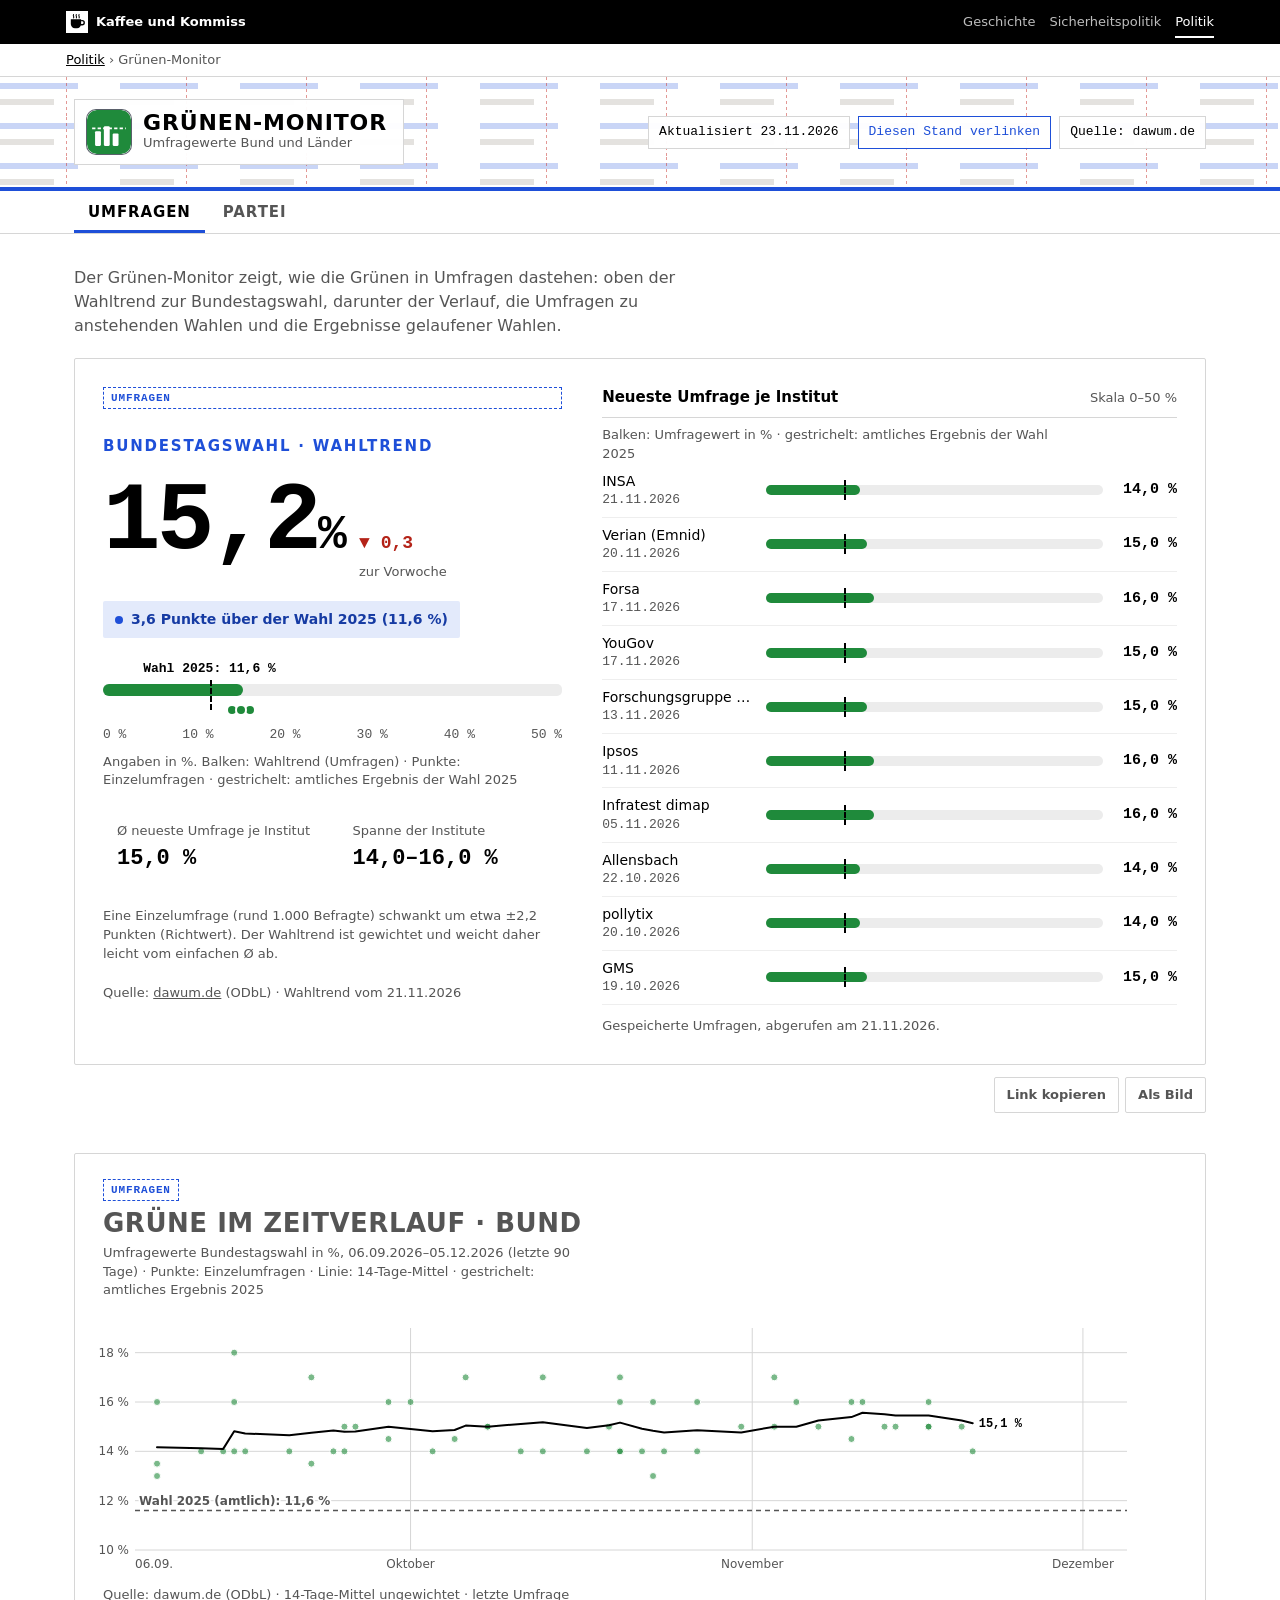
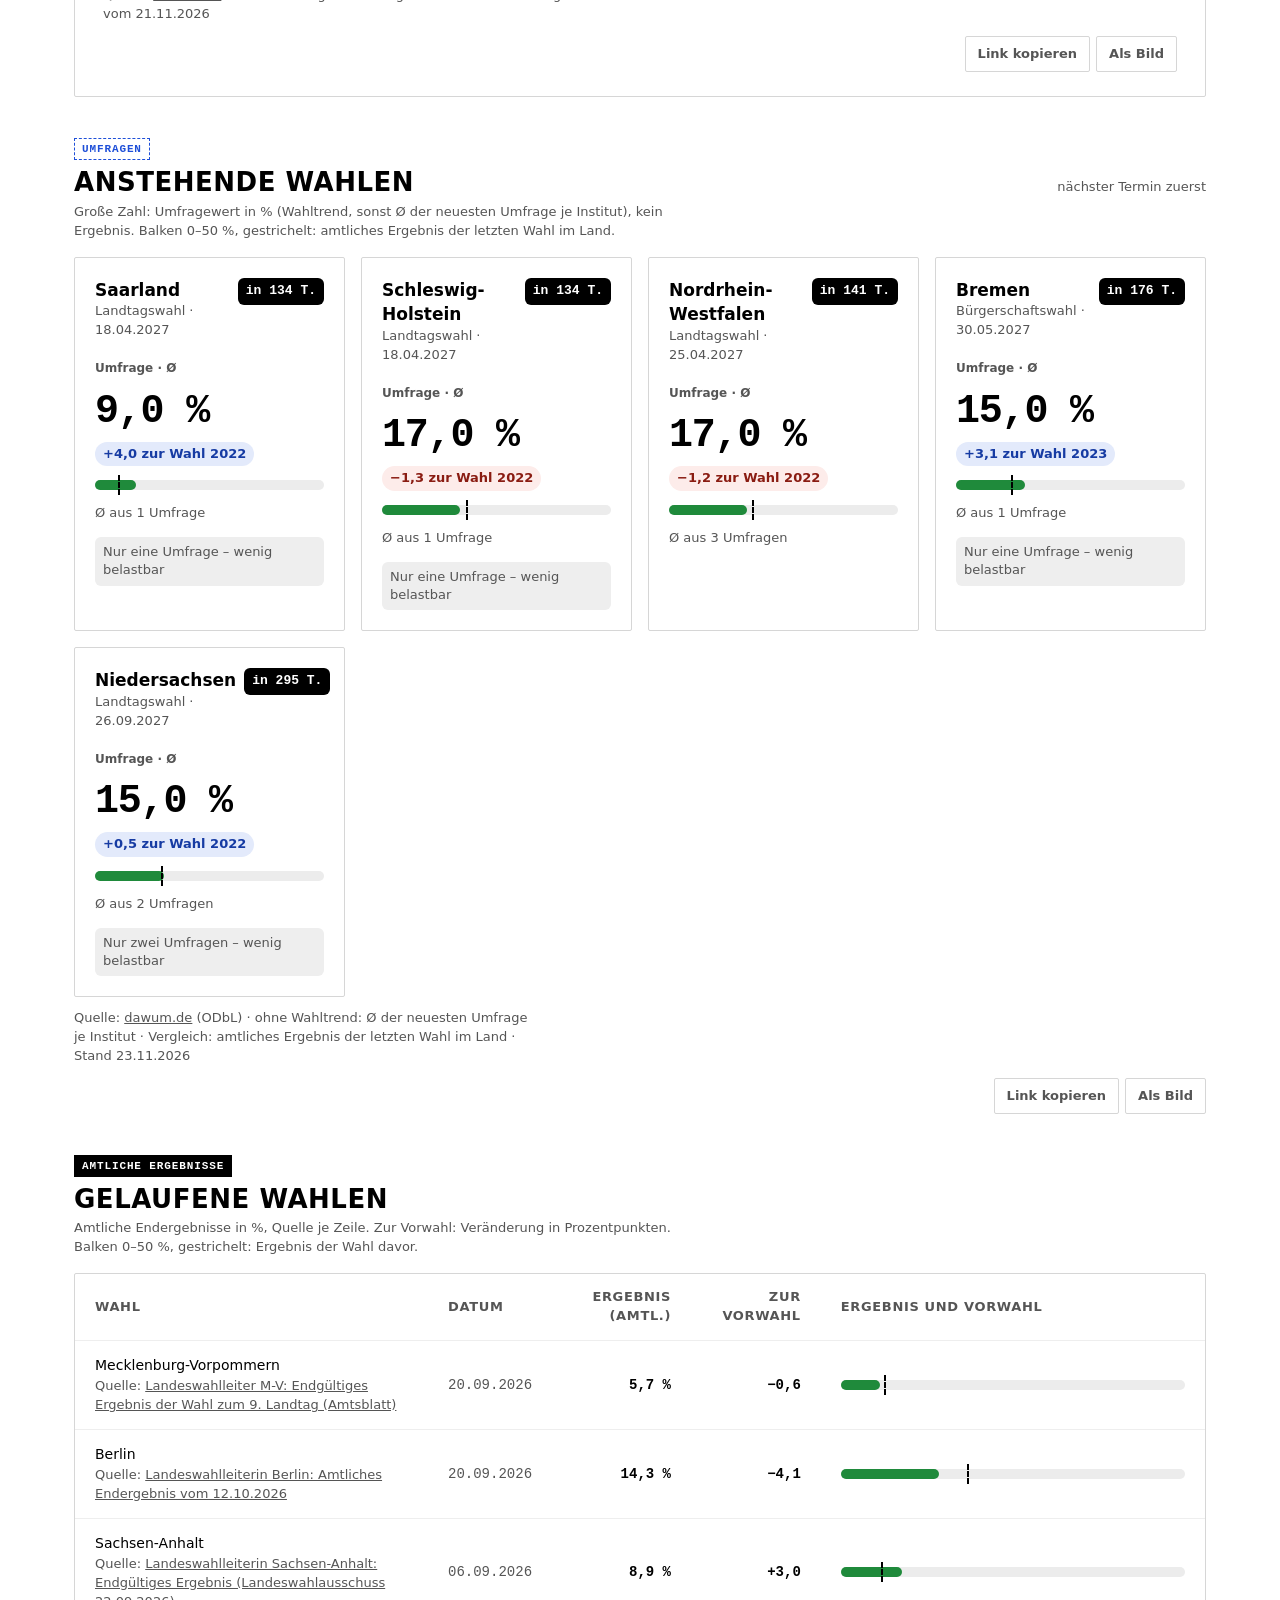
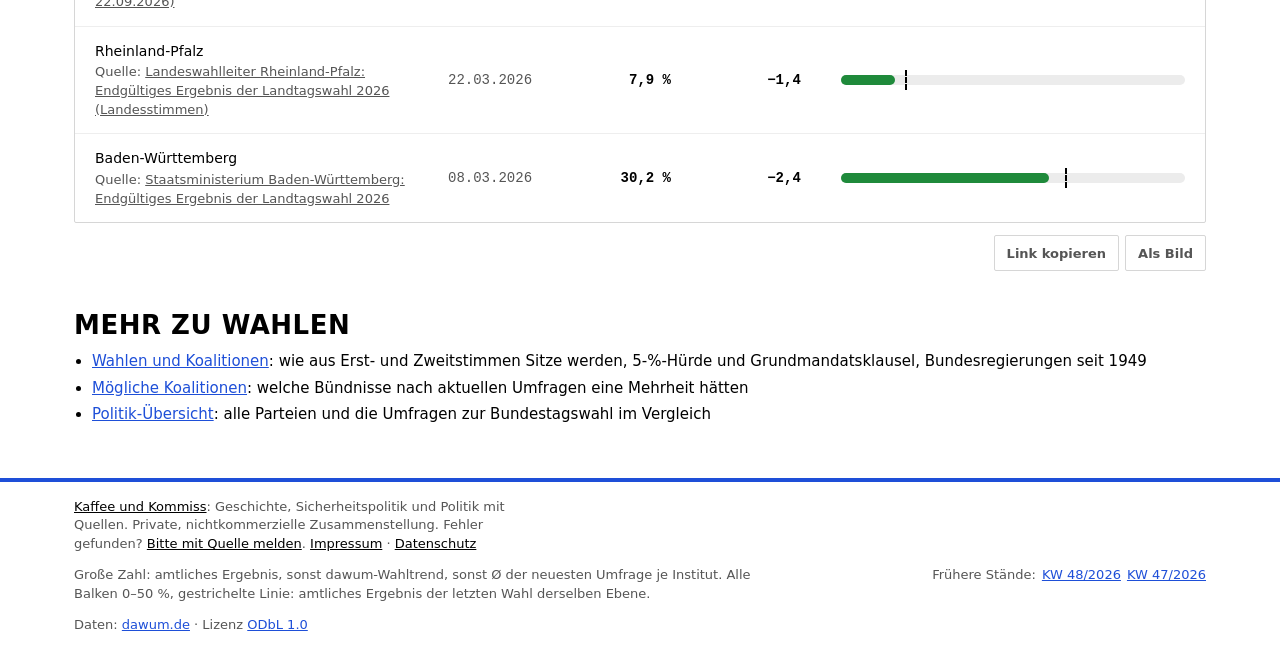
<file: index.html>
<!doctype html>
<html lang="de" class="kk-b-poli">
<head>
<meta charset="utf-8">
<meta name="viewport" content="width=device-width, initial-scale=1">
<title>Grünen-Monitor · Umfragewerte</title>
<meta name="description" content="Aktuelle Grünen-Umfragewerte: Bundestagswahl und Landtagswahlen, sortiert nach Wahltermin, im Vergleich zur letzten Wahl.">
<link rel="canonical" href="https://kaffeeundkommiss.github.io/gruene-monitor/">
<!-- Vorschaukarten für Social Media und Blogs. Bilder erzeugt og/make-og.py (Routine, wöchentlich). -->
<meta property="og:type" content="website">
<meta property="og:site_name" content="Grünen-Monitor">
<meta property="og:locale" content="de_DE">
<meta property="og:title" content="Grünen-Monitor · Umfragewerte">
<meta property="og:description" content="Aktuelle Grünen-Umfragewerte: Bundestagswahl und Landtagswahlen, sortiert nach Wahltermin, im Vergleich zur letzten Wahl.">
<meta property="og:url" content="https://kaffeeundkommiss.github.io/gruene-monitor/">
<meta property="og:image" content="https://kaffeeundkommiss.github.io/gruene-monitor/og/umfragen.png">
<meta property="og:image:width" content="1200">
<meta property="og:image:height" content="630">
<meta property="og:image:alt" content="Grünen-Wahltrend im Bund im Vergleich zur Bundestagswahl 2025 und 14-Tage-Mittel der letzten 90 Tage">
<meta name="twitter:card" content="summary_large_image">
<meta name="twitter:title" content="Grünen-Monitor · Umfragewerte">
<meta name="twitter:description" content="Aktuelle Grünen-Umfragewerte: Bundestagswahl und Landtagswahlen, sortiert nach Wahltermin, im Vergleich zur letzten Wahl.">
<meta name="twitter:image" content="https://kaffeeundkommiss.github.io/gruene-monitor/og/umfragen.png">
<link rel="icon" href="icons/favicon.ico" sizes="32x32">
<link rel="icon" href="icons/favicon.svg" type="image/svg+xml">
<link rel="apple-touch-icon" sizes="180x180" href="icons/apple-touch-icon.png">
<link rel="apple-touch-icon-precomposed" sizes="180x180" href="icons/apple-touch-icon.png">
<link rel="manifest" href="manifest.webmanifest">
<meta name="theme-color" content="#000000">
<meta name="apple-mobile-web-app-title" content="Grünen-Monitor">
<meta name="apple-mobile-web-app-capable" content="yes">
<link rel="stylesheet" href="https://kaffeeundkommiss.github.io/schriften/schriften.css">
<link rel="stylesheet" href="basis.css">
<style>
  :root{
    --bg:#F5F6F2; --paper:#FFFFFF; --ink:#171A21; --mute:#5E6470; --line:#E3E5DE;
    --rail:#EEF0EA; --hair:#F0F1EC;
    --ueber:#1E4FD8; --partei:#1F8A3B; --vorwahl:#000000;
    --ok-bg:#E3EAFB; --ok-fg:#163BA3;
    --bad-bg:#FDECEA; --bad-fg:#8A1C12; --bad-dot:#B42318;
    --keine-bg:#EEF0EA; --keine-fg:#4A505B;
    --hinweis-bg:#FBF3CF; --hinweis-fg:#7A4A00;
    --body:"IBM Plex Sans",system-ui,sans-serif;
    --mono:"IBM Plex Mono",ui-monospace,monospace;
    --max:1180px; --r:14px;
  }
  *{box-sizing:border-box}
  html{-webkit-text-size-adjust:100%}
  body{margin:0;background:var(--bg);color:var(--ink);font-family:var(--body);font-size:15px;line-height:1.45}
  a{color:var(--ueber)} a:hover{color:#163BA3}
  .wrap{max-width:var(--max);margin:0 auto;padding:0 24px}
  h2{margin:0;font-size:22px;font-weight:700;letter-spacing:-.01em}
  .mono{font-family:var(--mono)}

  /* ---------- Kopf ---------- */
  header.top{background:var(--ink);color:#F5F6F2}
  header.top .wrap{display:flex;flex-wrap:wrap;align-items:center;justify-content:space-between;gap:16px;padding-top:18px;padding-bottom:18px}
  .marke{display:flex;align-items:center;gap:14px}
  .marke img{width:40px;height:40px;display:block;border-radius:9px;box-shadow:0 0 0 1px #5A606B}
  .marke .name{font-weight:700;font-size:20px;letter-spacing:-.01em}
  .marke .unter{font-size:13px;color:#B9BDC6}
  .badges{display:flex;flex-wrap:wrap;gap:8px;font-family:var(--mono);font-size:13px}
  .badges span{padding:6px 10px;border:1px solid #3A3F4B;border-radius:6px;white-space:nowrap}
  .badge-knopf{font:inherit;padding:6px 10px;border:1px solid #FFFFFF;border-radius:6px;background:transparent;color:#FFFFFF;cursor:pointer;white-space:nowrap}
  .badge-knopf:hover{background:#FFFFFF;color:#171A21}
  .momentaufnahme{margin-bottom:20px;padding:12px 16px;border-radius:10px;background:var(--hinweis-bg);color:var(--hinweis-fg);font-size:14px}
  .momentaufnahme a{color:inherit;font-weight:600}
  .quelle{margin:12px 0 0;font-size:13px;color:var(--mute)}
  .mehr-liste{margin:10px 0 0;padding-left:1.2em;font-size:15px;line-height:1.5}
  .mehr-liste li{margin:4px 0}
  .quelle a{color:var(--mute)}
  .abruf{margin:12px 0 0;font-size:13px;color:var(--mute)}
  .abruf a{color:var(--mute)}
  .unschaerfe{margin:0;font-size:13px;line-height:1.45;color:var(--mute)}
  td.wahl .beleg{display:block;font-size:13px;font-weight:400;color:var(--mute);margin-top:2px}
  td.wahl .beleg a{color:var(--mute)}
  footer .archiv a{margin-left:6px}
  nav.seiten{background:var(--ink);border-top:1px solid #2A2E38}
  nav.seiten .wrap{display:flex;gap:4px}
  nav.seiten a{color:#B9BDC6;text-decoration:none;font-weight:600;font-size:14px;padding:12px 14px;border-bottom:3px solid transparent}
  nav.seiten a:hover{color:#F5F6F2}
  nav.seiten a[aria-current="page"]{color:#F5F6F2;border-bottom-color:#F5F6F2}
  nav.seiten a:focus-visible{outline:2px solid #F5F6F2;outline-offset:-2px}

  main{max-width:var(--max);margin:0 auto;padding:32px 24px 8px;display:flex;flex-direction:column;gap:40px}
  .kopfzeile{display:flex;justify-content:space-between;align-items:baseline;flex-wrap:wrap;gap:8px}
  .kopfzeile .hint{font-size:13px;color:var(--mute)}
  .karte{background:var(--paper);border:1px solid var(--line);border-radius:var(--r)}

  /* ---------- Balken ---------- */
  .bar{position:relative;height:10px;background:var(--rail);border-radius:5px}
  .bar .fill{position:absolute;left:0;top:0;height:100%;width:var(--w);background:var(--c);border-radius:5px}
  /* Marke: Ergebnis der letzten Wahl derselben Ebene (Position je Balken) */
  .bar .mark{position:absolute;left:var(--m);top:-5px;bottom:-5px;border-left:2px dashed var(--vorwahl)}

  /* ---------- Bund-Hero ---------- */
  .hero{padding:28px;display:flex;flex-wrap:wrap;gap:40px}
  .hero .zahlen{flex:1 1 340px;display:flex;flex-direction:column;gap:20px;min-width:0}
  .hero .liste{flex:1.3 1 420px;min-width:0;display:flex;flex-direction:column;gap:4px}
  .ueberschrift{margin:0;font-size:15px;font-weight:600;text-transform:uppercase;letter-spacing:.06em;color:var(--mute)}
  .leitzahl{display:flex;align-items:baseline;gap:16px;flex-wrap:wrap}
  .leitzahl .num{font-family:var(--mono);font-weight:600;font-size:96px;line-height:1;letter-spacing:-.04em}
  .leitzahl .num .pz{font-size:48px}
  .leitzahl .delta{display:flex;flex-direction:column;gap:6px}
  .leitzahl .delta .wert{font-family:var(--mono);font-size:18px;font-weight:600}
  .leitzahl .delta .wert.ab{color:var(--bad-dot)} .leitzahl .delta .wert.auf{color:var(--ok-fg)}
  .leitzahl .delta .lbl{font-size:13px;color:var(--mute)}
  .chip{display:inline-flex;align-self:flex-start;align-items:center;gap:8px;padding:8px 12px;border-radius:8px;font-weight:600;font-size:14px}
  .chip .dot{width:8px;height:8px;border-radius:50%}
  .chip.unter{background:var(--bad-bg);color:var(--bad-fg)} .chip.unter .dot{background:var(--bad-dot)}
  .chip.ueber,.chip.auf{background:var(--ok-bg);color:var(--ok-fg)} .chip.ueber .dot,.chip.auf .dot{background:var(--ueber)}
  .chip.ohne{background:var(--keine-bg);color:var(--keine-fg)} .chip.ohne .dot{background:var(--keine-fg)}
  .chip.keine{background:var(--keine-bg);color:var(--keine-fg)} .chip.keine .dot{background:var(--keine-fg)}

  .skala{display:flex;flex-direction:column;gap:8px}
  .skala .feld{position:relative;height:60px}
  .skala .bar{position:absolute;left:0;right:0;top:26px;height:12px}
  .skala .bar .fill{border-radius:6px}
  .skala .bar .mark{top:-4px;bottom:-14px}
  /* marklbl und punkt liegen im .bar, ihre top-Werte zählen also ab dessen Oberkante:
     die Marke 20 px darüber, die Punkte 22 px darunter – so bleibt beides im .feld
     und läuft weder in den Balken noch in die Achsenbeschriftung. */
  .skala .marklbl{position:absolute;left:var(--m);top:-24px;transform:translateX(-50%);font-family:var(--mono);font-size:13px;font-weight:600;color:var(--vorwahl);white-space:nowrap}
  .skala .punkt{position:absolute;top:22px;width:8px;height:8px;border-radius:50%;background:var(--partei);transform:translateX(-50%);box-shadow:0 0 0 2px var(--paper)}
  .skala .achse{display:flex;justify-content:space-between;font-family:var(--mono);font-size:13px;color:var(--mute)}
  .skala .legende{font-size:13px;color:var(--mute)}

  .kennzahlen{margin:0;display:grid;grid-template-columns:repeat(2,minmax(0,1fr));gap:12px}
  .kennzahlen>div{background:var(--bg);border-radius:10px;padding:12px 14px}
  .kennzahlen dt{font-size:13px;color:var(--mute)}
  .kennzahlen dd{margin:2px 0 0;font-family:var(--mono);font-size:22px;font-weight:600}

  .liste .lkopf{display:flex;justify-content:space-between;align-items:baseline;padding-bottom:8px;border-bottom:1px solid var(--line)}
  .liste .lkopf h3{margin:0;font-size:15px;font-weight:600}
  .liste .lkopf .skl{font-size:13px;color:var(--mute)}
  .liste .llegende{margin:8px 0 0;font-size:13px;color:var(--mute)}
  .abschnitt-legende{margin:6px 0 0;font-size:13px;color:var(--mute);max-width:46em}
  .kachel .wart{font-size:12px;font-weight:600;color:var(--mute);margin-top:6px}
  .inst-zeile{display:grid;grid-template-columns:150px 1fr 60px;align-items:center;gap:14px;padding:7px 0;border-bottom:1px solid var(--hair)}
  .inst-zeile .nam{font-weight:500;font-size:14px;white-space:nowrap;overflow:hidden;text-overflow:ellipsis}
  .inst-zeile .dat{font-family:var(--mono);font-size:13px;color:var(--mute)}
  .inst-zeile .val{font-family:var(--mono);font-weight:600;text-align:right}
  details.insts>summary{display:none}

  /* ---------- Zeitverlauf ---------- */
  /* Farben der Seite, nicht eigene: Punkte wie im Hero (--partei), die letzte Wahl wie
     überall gestrichelt (--vorwahl), die Mittelwertlinie in --ink. */
  .verlauf{padding:24px 28px}
  .verlauf h2{font-size:15px;font-weight:600;text-transform:uppercase;letter-spacing:.06em;color:var(--mute)}
  .verlauf .sub{margin:6px 0 14px;font-size:13px;color:var(--mute)}
  .fv-chart{position:relative;min-height:260px;
    --fv-linie:var(--ink); --fv-punkt:var(--partei); --fv-vorwahl:var(--mute);
    --fv-gitter:var(--line); --fv-mute:var(--mute)}
  .fv-chart svg{display:block;width:100%;height:auto;overflow:visible}
  /* Endwert und Beschriftung der letzten Wahl liegen zwangsläufig über Punkten – ein Rand in
     Papierfarbe stellt sie frei, statt sie dort hineinzuzeichnen. */
  .fv-chart .fv-frei{paint-order:stroke fill;stroke:var(--paper);stroke-width:3.5px;stroke-linejoin:round}
  .fv-leer{min-height:0;font-size:14px;color:var(--mute);padding:8px 0}
  .fv-quelle{margin:12px 0 0;font-size:13px;color:var(--mute)}
  .fv-quelle a{color:var(--mute)}
  .fv-tip{position:absolute;pointer-events:none;display:none;z-index:2;
    background:var(--paper);border:1px solid var(--line);border-radius:8px;
    padding:8px 10px;font-size:13px;line-height:1.45;white-space:nowrap;
    box-shadow:0 4px 14px rgba(23,26,33,.16)}
  .fv-tip .fv-d{font-family:var(--mono);color:var(--mute);margin-bottom:2px}
  .fv-tip .fv-m{font-weight:600}

  /* ---------- Anstehende Wahlen ---------- */
  .kacheln{display:grid;grid-template-columns:repeat(auto-fill,minmax(250px,1fr));gap:16px}
  .kachel{padding:20px;display:flex;flex-direction:column;gap:14px}
  .kachel .kkopf{display:flex;justify-content:space-between;align-items:flex-start;gap:8px}
  .kachel h3{margin:0;font-size:17px;font-weight:600}
  .kachel .wann{font-size:13px;color:var(--mute)}
  .kachel .tage{font-family:var(--mono);font-size:13px;font-weight:600;padding:4px 8px;border-radius:6px;background:var(--ink);color:#FFFFFF;white-space:nowrap}
  .kachel .wert{display:flex;align-items:baseline;gap:10px;flex-wrap:wrap}
  .kachel .wert .num{font-family:var(--mono);font-size:40px;font-weight:600;letter-spacing:-.03em;line-height:1}
  .kachel .pill{font-size:13px;font-weight:600;padding:3px 8px;border-radius:999px}
  .pill.unter{background:var(--bad-bg);color:var(--bad-fg)}
  .pill.ueber,.pill.auf{background:var(--ok-bg);color:var(--ok-fg)}
  .pill.keine,.pill.ohne{background:var(--keine-bg);color:var(--keine-fg)}
  .kachel .basis{font-size:13px;color:var(--mute)}
  .notiz{font-size:13px;line-height:1.4;color:var(--keine-fg);background:var(--keine-bg);border-radius:6px;padding:6px 8px}
  .hinweis{font-size:13px;color:var(--hinweis-fg);background:var(--hinweis-bg);border-radius:6px;padding:6px 8px}
  .kachel.leer{gap:10px}
  .kachel.leer .wert .num{font-size:28px;color:var(--mute)}

  /* ---------- Gelaufene Wahlen ---------- */
  .tabelle{overflow-x:auto}
  table{width:100%;border-collapse:collapse;font-size:14px;min-width:560px}
  thead tr{text-align:left;color:var(--mute);font-size:13px;text-transform:uppercase;letter-spacing:.05em}
  th{padding:14px 20px;font-weight:600}
  td{padding:14px 20px}
  tbody tr{border-top:1px solid var(--hair)}
  td.wahl{font-weight:500}
  td.mono{font-family:var(--mono);color:var(--mute)}
  td.erg{font-family:var(--mono);font-weight:600;text-align:right}
  td.trend{font-family:var(--mono);color:var(--mute);text-align:right}
  td.vgl{font-family:var(--mono);font-weight:600;text-align:right;white-space:nowrap}
  td.erg .vgl-kurz{display:none}
  th.abstand,td.abstand{width:34%}

  footer{margin-top:40px}
  footer .wrap{border-top:1px solid var(--line);padding:20px 0 48px;display:flex;flex-wrap:wrap;justify-content:space-between;gap:12px;font-size:13px;color:var(--mute)}
  footer .erklaer{max-width:720px}

  .fehler{padding:20px;font-size:14px;color:var(--bad-fg);background:var(--bad-bg);border-radius:var(--r)}

  /* ---------- Mobil ---------- */
  @media(max-width:599px){
    .wrap,main{padding-left:16px;padding-right:16px}
    main{gap:28px;padding-top:20px}
    .hero{padding:20px;gap:20px;flex-direction:column}
    .hero .zahlen,.hero .liste{flex:1 1 auto}
    .leitzahl .num{font-size:72px}
    .leitzahl .num .pz{font-size:36px}
    h2{font-size:20px}
    details.insts>summary{display:flex;align-items:center;justify-content:center;min-height:44px;padding:0 14px;
      border:1px solid var(--line);background:var(--bg);border-radius:10px;font-size:14px;font-weight:600;cursor:pointer}
    details.insts>summary::-webkit-details-marker{display:none}
    .inst-zeile{grid-template-columns:1fr 52px;gap:4px 12px}
    .inst-zeile .bar{grid-column:1 / -1}
    /* Wahlen als schmale Zeilen statt Kacheln */
    .kacheln{grid-template-columns:1fr;gap:10px}
    .kachel{padding:14px 16px;display:grid;grid-template-columns:1fr auto;gap:8px 12px;align-items:center}
    .kachel .kkopf{display:contents}
    .kachel .tage{justify-self:end;align-self:start}
    .kachel .wert{grid-column:1 / -1}
    .kachel .wert .num{font-size:26px}
    .kachel .bar,.kachel .basis,.kachel .hinweis,.kachel .notiz{grid-column:1 / -1}
    .verlauf{padding:18px 16px}
    .fv-chart{min-height:220px}
    .kachel .basis{display:none}
    th,td{padding:12px 14px}
    /* Am Handy passt die Tabelle nur ohne Balkenspalte: der Wert steht ja daneben. */
    table{min-width:0}
    th.abstand,td.abstand{display:none}
    td.mono{white-space:nowrap}
    td.erg{white-space:nowrap}
    /* Die Veränderung zur Vorwahl steht am Handy unter dem Ergebnis statt in eigener Spalte. */
    th.vgl,td.vgl{display:none}
    #gelaufen-tabelle th,#gelaufen-tabelle td{padding:12px 10px}
    td.erg .vgl-kurz{display:block;font-size:12px;font-weight:500;color:var(--mute)}
  }
.einstieg{margin:0 0 -20px;max-width:40em;color:var(--mute);font-size:16px;line-height:1.5}
</style>
<link rel="stylesheet" href="bereich.css?v=3">
</head>
<body>
<div class="kk-leiste"><div class="kk-in">
  <a class="kk-haus" href="https://kaffeeundkommiss.github.io/"><img src="kk-tasse.svg" alt="" width="22" height="22"><span>Kaffee und Kommiss</span></a>
  <nav class="kk-bereiche" aria-label="Bereiche"><a href="https://kaffeeundkommiss.github.io/geschichte/">Geschichte</a><a href="https://kaffeeundkommiss.github.io/sicherheitspolitik/"><span class="kk-lang">Sicherheitspolitik</span><span class="kk-kurz">Sicherheit</span></a><a href="https://kaffeeundkommiss.github.io/politik/" aria-current="true">Politik</a></nav>
</div></div>

<nav class="kk-pfad" aria-label="Pfad"><div class="kk-in"><a href="https://kaffeeundkommiss.github.io/politik/">Politik</a> › <span aria-current="page">Grünen-Monitor</span></div></nav>
<header class="top">
  <div class="wrap">
    <div class="marke">
      <img src="icons/icon.svg" width="40" height="40" alt="">
      <div>
        <h1 class="name">Grünen-Monitor</h1>
        <div class="unter">Umfragewerte Bund und Länder</div>
      </div>
    </div>
    <div class="badges">
      <span id="stand">Stand wird geladen …</span>
      <button type="button" class="badge-knopf" id="stand-link" hidden title="Link auf diesen Datenstand kopieren – zeigt auch später dieselben Zahlen">Diesen Stand verlinken</button>
      <span>Quelle: dawum.de</span>
    </div>
  </div>
</header>
<nav class="seiten" aria-label="Seiten">
  <div class="wrap">
    <a href="index.html" aria-current="page">Umfragen</a>
    <a href="partei.html">Partei</a>
  </div>
</nav>

<main>
  <div class="momentaufnahme" id="momentaufnahme" hidden></div>

  <p class="einstieg">Der Grünen-Monitor zeigt, wie die Grünen in Umfragen dastehen: oben der Wahltrend zur Bundestagswahl, darunter der Verlauf, die Umfragen zu anstehenden Wahlen und die Ergebnisse gelaufener Wahlen.</p>

  <section id="bund-hero" aria-labelledby="bund-titel" data-teilen="Bundestagswahl"></section>

  <section id="bund-verlauf" class="karte verlauf" aria-labelledby="verlauf-titel" data-teilen="Zeitverlauf Bund" hidden>
    <span class="art umfrage">Umfragen</span>
    <h2 id="verlauf-titel">Grüne im Zeitverlauf · Bund</h2>
    <p class="sub" id="verlauf-sub">Punkte: Einzelumfragen · Linie: 14-Tage-Mittel</p>
    <div id="verlauf-chart" class="fv-chart"></div>
    <p class="fv-quelle" id="verlauf-quelle">Quelle: <a href="https://dawum.de/Bundestag/" rel="noopener">dawum.de</a> (ODbL) · 14-Tage-Mittel ungewichtet</p>
  </section>

  <section id="anstehend" aria-labelledby="anstehend-titel" data-teilen="Anstehende Wahlen">
    <span class="art umfrage">Umfragen</span>
    <div class="kopfzeile">
      <h2 id="anstehend-titel">Anstehende Wahlen</h2>
      <span class="hint">nächster Termin zuerst</span>
    </div>
    <p class="abschnitt-legende">Große Zahl: Umfragewert in % (Wahltrend, sonst Ø der neuesten Umfrage je Institut), kein Ergebnis. Balken 0–50 %, gestrichelt: amtliches Ergebnis der letzten Wahl im Land.</p>
    <div class="kacheln" id="anstehend-grid" style="margin-top:16px"></div>
    <p class="quelle">Quelle: <a href="https://dawum.de" rel="noopener">dawum.de</a> (ODbL) · ohne Wahltrend: Ø der neuesten Umfrage je Institut · Vergleich: amtliches Ergebnis der letzten Wahl im Land<span id="anstehend-stand"></span></p>
  </section>

  <section id="gelaufen" aria-labelledby="gelaufen-titel" data-teilen="Gelaufene Wahlen" data-quelle="amtliche Endergebnisse der Landeswahlleitungen" hidden>
    <span class="art amtlich">Amtliche Ergebnisse</span>
    <div class="kopfzeile"><h2 id="gelaufen-titel">Gelaufene Wahlen</h2></div>
    <p class="abschnitt-legende">Amtliche Endergebnisse in %, Quelle je Zeile. Zur Vorwahl: Veränderung in Prozentpunkten. Balken 0–50 %, gestrichelt: Ergebnis der Wahl davor.</p>
    <div class="karte tabelle" id="gelaufen-tabelle" style="margin-top:16px"></div>
  </section>
  <section id="mehr-wahlen" aria-labelledby="mehr-wahlen-titel">
    <h2 id="mehr-wahlen-titel">Mehr zu Wahlen</h2>
    <ul class="mehr-liste">
      <li><a href="https://kaffeeundkommiss.github.io/politik/wahlen/">Wahlen und Koalitionen</a>: wie aus Erst- und Zweitstimmen Sitze werden, 5-%-Hürde und Grundmandatsklausel, Bundesregierungen seit 1949</li>
      <li><a href="https://kaffeeundkommiss.github.io/politik/koalitionen/">Mögliche Koalitionen</a>: welche Bündnisse nach aktuellen Umfragen eine Mehrheit hätten</li>
      <li><a href="https://kaffeeundkommiss.github.io/politik/">Politik-Übersicht</a>: alle Parteien und die Umfragen zur Bundestagswahl im Vergleich</li>
    </ul>
  </section>
</main>

<footer>
  <div class="wrap">
    <p class="kk-satz"><a href="https://kaffeeundkommiss.github.io/">Kaffee und Kommiss</a>: Geschichte, Sicherheitspolitik und Politik mit Quellen. Private, nichtkommerzielle Zusammenstellung. Fehler gefunden? <a href="https://kaffeeundkommiss.github.io/kontakt/">Bitte mit Quelle melden</a>. <a href="https://kaffeeundkommiss.github.io/kontakt/#impressum">Impressum</a> · <a href="https://kaffeeundkommiss.github.io/kontakt/#datenschutz">Datenschutz</a></p>
    <span class="erklaer">
      Große Zahl: amtliches Ergebnis, sonst dawum-Wahltrend, sonst Ø der neuesten Umfrage je Institut.
      Alle Balken 0–50 %, gestrichelte Linie: amtliches Ergebnis der letzten Wahl derselben Ebene.
    </span>
    <span class="archiv" id="archiv" hidden></span>
    <span>
      Daten: <a href="https://dawum.de" rel="noopener">dawum.de</a> ·
      Lizenz <a href="https://opendatacommons.org/licenses/odbl/1-0/" rel="noopener">ODbL 1.0</a>
    </span>
  </div>
</footer>

<!-- ?v= bei jeder Änderung an monitor-utils.js hochzählen: sonst kann ein Browser
     die alte Fassung aus dem Cache zur neuen Seite laden (siehe Notbremse unten). -->
<script src="monitor-utils.js?v=4"></script>
<script src="teilen.js?v=2"></script>
<script>
(async function(){
  // Die Seite besteht aus einer HTML- und einer JS-Datei, die zusammengehören. Liefert ein
  // Cache die alte monitor-utils.js zur neuen index.html, fehlen Funktionen und es käme
  // eine komplett leere Seite heraus. Deshalb: prüfen, einmal frisch nachladen, und wenn
  // auch das nicht hilft, den Fehler zeigen statt nichts.
  const BENOETIGT = ['fmt','dfmt','esc','extractPartei','filterByAge','filterTrend','rowsNachWahl',
                     'gruppiereEbenen','tageBis','vergleichText','wahlAbgeschlossen',
                     'verlaufPunkte','gleitendesMittel','mergeVerlauf','isoWoche','unschaerfe'];
  const fehlende = () => BENOETIGT.filter((n) => typeof (window.MonitorUtils || {})[n] !== 'function');

  function zeigeFehler(text){
    const el = document.getElementById('bund-hero');
    if(el) el.innerHTML = '<div class="fehler"><strong>Die Seite konnte nicht geladen werden.</strong><br>'
      + text + '</div>';
  }

  if(fehlende().length){
    console.warn('monitor-utils.js unvollständig (vermutlich aus dem Cache), lade neu:', fehlende());
    await new Promise((fertig) => {
      const s = document.createElement('script');
      s.src = 'monitor-utils.js?frisch=' + Date.now();
      s.onload = s.onerror = fertig;
      document.head.appendChild(s);
    });
  }
  if(fehlende().length){
    zeigeFehler('Eine veraltete Fassung von <code>monitor-utils.js</code> steckt im Cache. '
      + 'Bitte die Seite neu laden (am Handy: Browser-Cache leeren).');
    return;
  }

  // Momentaufnahme: ?stand=2026-KW45 zeigt den damals gespeicherten Stand aus archiv/,
  // ohne Live-Daten – damit ein Link in einem Blogpost auch später dieselben Zahlen zeigt.
  const SNAP = (/^\d{4}-KW\d{2}$/.exec(new URLSearchParams(location.search).get('stand') || '') || [null])[0];
  const DATA_URL = SNAP ? 'archiv/' + SNAP + '.json' : 'data.json?t=' + Date.now();
  const DAWUM_URL = 'https://api.dawum.de/newest_surveys.json';
  const MAX_PCT = 50;                      // Skala aller Balken, einheitlich (0–50 %)
  const {fmt, dfmt, esc, extractPartei, filterByAge, filterTrend, rowsNachWahl,
         gruppiereEbenen, tageBis, vergleichText, wahlAbgeschlossen,
         verlaufPunkte, gleitendesMittel, mergeVerlauf, isoWoche, unschaerfe} = MonitorUtils;

  const pz = (v) => fmt(v) + ' %';
  const breite = (v) => (v == null ? 0 : Math.min(Math.max(v, 0), MAX_PCT) / MAX_PCT * 100).toFixed(2) + '%';
  // Vergleichswert einer Ebene: amtliches Ergebnis der letzten Wahl ({wert, jahr}).
  const vw = (ebene) => (ebene && ebene.vorwahl && ebene.vorwahl.wert != null ? ebene.vorwahl : null);
  // Balken in Parteifarbe; die gestrichelte Marke steht beim Ergebnis der letzten Wahl.
  const balken = (v, ref, extra) => `<div class="bar" style="--m:${ref ? breite(ref.wert) : '0%'}">
      <div class="fill" style="--w:${breite(v)};--c:var(--partei)"></div>
      ${ref ? '<div class="mark"></div>' : ''}${extra || ''}</div>`;
  // "Landtagswahl Saarland" -> Land "Saarland", Typ "Landtagswahl"
  const teileName = (name) => {
    const t = String(name || '').split(' ');
    return t.length > 1 ? {typ: t[0], land: t.slice(1).join(' ')} : {typ: '', land: name || ''};
  };

  // ---------- Daten laden (unveränderte Logik) ----------
  let data = {ebenen: []};
  const banner = document.getElementById('momentaufnahme');
  const kwText = (kw) => kw.replace(/^(\d{4})-KW(\d{2})$/, 'KW $2/$1');
  try {
    const r = await fetch(DATA_URL, {cache: 'no-store'});
    if(!r.ok) throw new Error('HTTP ' + r.status);
    data = await r.json();
  } catch(e){
    console.warn('%s nicht ladbar', DATA_URL, e);
    if(!SNAP){
      document.getElementById('stand').textContent = 'Daten nicht geladen';
      zeigeFehler('Die Umfragedaten (<code>data.json</code>) waren nicht abrufbar. '
        + 'Bitte später erneut laden.');
      return;
    }
    if(SNAP){
      banner.hidden = false;
      document.getElementById('stand').textContent = 'Momentaufnahme fehlt';
      banner.innerHTML = 'Die Momentaufnahme ' + esc(kwText(SNAP)) + ' gibt es nicht. '
        + '<a href="' + esc(location.pathname) + '">Zur aktuellen Ansicht</a>';
      return;
    }
  }
  // Bezugstag aller Altersfilter und Countdowns: in einer Momentaufnahme der Tag, an dem
  // sie entstand, sonst heute.
  const NOW = SNAP && data.erstellt ? new Date(data.erstellt) : undefined;
  const KW = isoWoche(data.erstellt);
  document.getElementById('stand').textContent = SNAP
    ? 'Momentaufnahme ' + kwText(SNAP)
    : 'Aktualisiert ' + (data.erstellt ? dfmt(data.erstellt) : 'unbekannt');
  if(SNAP){
    banner.hidden = false;
    banner.innerHTML = 'Momentaufnahme ' + esc(kwText(SNAP)) + ', Datenstand ' + esc(dfmt(data.erstellt))
      + '. Gezeigt werden die damals gespeicherten Werte, ohne Live-Daten. '
      + '<a href="' + esc(location.pathname) + '">Zur aktuellen Ansicht</a>';
  } else if(KW){
    const knopf = document.getElementById('stand-link');
    knopf.hidden = false;
    knopf.addEventListener('click', async () => {
      const url = location.origin + location.pathname + '?stand=' + KW;
      try { await navigator.clipboard.writeText(url); knopf.textContent = 'Link kopiert'; }
      catch(e){ window.prompt('Link auf diesen Datenstand:', url); }
      setTimeout(() => { knopf.textContent = 'Diesen Stand verlinken'; }, 1800);
    });
  }
  // Frühere Stände im Fuß verlinken (archiv/index.json schreibt update.py).
  fetch('archiv/index.json', {cache: 'no-store'}).then((r) => r.ok ? r.json() : [])
    .then((liste) => {
      const el = document.getElementById('archiv');
      const kws = (liste || []).filter((k) => /^\d{4}-KW\d{2}$/.test(k)).sort().reverse().slice(0, 8);
      if(!el || !kws.length) return;
      el.hidden = false;
      el.innerHTML = 'Frühere Stände:' + kws.map((k) => '<a href="?stand=' + k + '">' + esc(kwText(k)) + '</a>').join('');
    }).catch(() => {});

  let db = null;
  if(!SNAP && (data.ebenen || []).some((e) => !wahlAbgeschlossen(e))){
    // Zeitbegrenzung (Startwert 6 s): Antwortet dawum nicht, zeigt die Seite die
    // gespeicherten Werte aus data.json, statt auf die API zu warten.
    const abbruch = new AbortController();
    const uhr = setTimeout(() => abbruch.abort(), 6000);
    try { db = await (await fetch(DAWUM_URL, {signal: abbruch.signal})).json(); }
    catch(e){ console.warn('dawum live nicht erreichbar, nutze data.json', e); }
    finally { clearTimeout(uhr); }
  } // sind alle Wahlen gelaufen, gibt es nichts abzufragen

  // Einzelumfragen je Ebene: live von dawum, sonst der gespeicherte Fallback.
  function umfragen(ebene){
    // Ist die Wahl gelaufen und amtlich, ersetzt das Ergebnis die Umfragen: dann hier
    // nichts mehr abfragen oder auswerten.
    if(wahlAbgeschlossen(ebene))
      return {rows: [], live: false, stand: (ebene.wahlergebnis || {}).datum, fertig: true};
    if(db){
      const rows = filterByAge(
        extractPartei(db, (t) => new RegExp(ebene.parlament_regex, 'i').test(t)),
        ebene.umfrage_max_alter_tage, NOW);
      return {rows, live: true, stand: db.Database && db.Database.Last_Update};
    }
    const fb = ebene.umfragen || {};
    return {rows: filterByAge(fb.rows || [], ebene.umfrage_max_alter_tage, NOW), live: false, stand: fb.stand};
  }

  // Leitzahl-Rangfolge: amtliches Ergebnis -> aktueller Wahltrend -> Ø der Umfragen.
  function leitzahl(ebene, rows){
    const erg = ebene.wahlergebnis && ebene.wahlergebnis.wert != null ? ebene.wahlergebnis : null;
    const mittel = erg ? rowsNachWahl(rows, erg.datum) : rows;
    const avg = mittel.length ? mittel.reduce((s, r) => s + r.wert, 0) / mittel.length : null;
    const trend = filterTrend(ebene.wahltrend, ebene.wahltrend_max_alter_tage, NOW);
    if(erg)   return {art: 'ergebnis', wert: erg.wert, erg, avg, anzahl: mittel.length};
    if(trend) return {art: 'trend', wert: trend.wert, trend, avg, anzahl: mittel.length};
    return {art: 'avg', wert: avg, avg, anzahl: mittel.length};
  }

  // Hinweis nur, wenn ein Wahltrend da ist, aber veraltet. Fehlt er ganz (in den Ländern
  // die Regel), sagt das die Basiszeile ("Ø aus n Umfragen") und der Satz unter den
  // Kacheln. Ein gelber Kasten in jeder Kachel sah nach Warnung aus und war nur Rauschen.
  function hinweis(ebene){
    const t = ebene.wahltrend;
    if(t && t.wert != null && !filterTrend(t, ebene.wahltrend_max_alter_tage, NOW))
      return 'Wahltrend vom ' + dfmt(t.stand) + ' – Aktualisierung prüfen';
    return '';
  }

  // Kennzeichen über jedem Diagramm: Umfrage oder amtliches Ergebnis (Gestaltung in bereich.css).
  const artMarke = (art) => art === 'amtlich'
    ? '<span class="art amtlich">Amtliches Ergebnis</span>' : '<span class="art umfrage">Umfragen</span>';

  const gruppen = gruppiereEbenen(data.ebenen || [], NOW);

  // ---------- Bund-Hero ----------
  const heroEl = document.getElementById('bund-hero');
  const bund = gruppen.bund[0];
  if(!bund){
    heroEl.innerHTML = '<div class="fehler">Keine Bundesdaten in data.json gefunden.</div>';
  } else {
    const {rows, live, stand} = umfragen(bund);
    const lz = leitzahl(bund, rows);
    const ref = vw(bund);
    const h = vergleichText(lz.wert, ref);
    const d = lz.art === 'trend' ? lz.trend.delta : null;
    const werte = rows.map((r) => r.wert);
    const spanne = werte.length ? fmt(Math.min(...werte)) + '–' + fmt(Math.max(...werte)) + ' %' : '–';
    const punkte = rows.map((r) =>
      `<span class="punkt" style="left:${breite(r.wert)}" title="${esc(r.institut)}: ${pz(r.wert)}"></span>`).join('');
    const hw = hinweis(bund);
    const moe = unschaerfe(lz.wert, 1000);
    const standHero = lz.art === 'trend' && lz.trend.stand ? 'Wahltrend vom ' + dfmt(lz.trend.stand)
      : stand ? 'Stand ' + dfmt(stand) : '';
    heroEl.dataset.quelle = 'dawum.de (ODbL)';
    heroEl.dataset.stand = standHero;

    heroEl.innerHTML = `<div class="karte hero">
      <div class="zahlen">
        ${artMarke(lz.art === 'ergebnis' ? 'amtlich' : 'umfrage')}
        <h2 class="ueberschrift" id="bund-titel">${esc(bund.name)} · ${
          lz.art === 'trend' ? 'Wahltrend' : lz.art === 'ergebnis' ? 'Amtliches Ergebnis' : 'Ø der Umfragen'}</h2>
        <div class="leitzahl">
          <div class="num">${lz.wert == null ? '–' : fmt(lz.wert) + '<span class="pz">%</span>'}</div>
          ${d != null ? `<div class="delta">
              <span class="wert ${d < 0 ? 'ab' : 'auf'}">${d < 0 ? '▼' : '▲'} ${fmt(Math.abs(d))}</span>
              <span class="lbl">zur Vorwoche</span></div>` : ''}
        </div>
        <div class="chip ${h.status}"><span class="dot"></span>${esc(h.lang)}</div>
        ${hw ? `<div class="hinweis">${esc(hw)}</div>` : ''}
        <div class="skala">
          <div class="feld">
            ${balken(lz.wert, ref, (ref ? '<div class="marklbl">Wahl ' + esc(ref.jahr) + ': ' + pz(ref.wert) + '</div>' : '') + punkte)}
          </div>
          <div class="achse"><span>0 %</span><span>10 %</span><span>20 %</span><span>30 %</span><span>40 %</span><span>50 %</span></div>
          <div class="legende">Angaben in %. Balken: ${lz.art === 'trend' ? 'Wahltrend (Umfragen)' : lz.art === 'ergebnis' ? 'amtliches Ergebnis' : 'Ø der Umfragen'} · Punkte: Einzelumfragen${ref ? ' · gestrichelt: amtliches Ergebnis der Wahl ' + esc(ref.jahr) : ''}</div>
        </div>
        <dl class="kennzahlen">
          <div><dt>Ø neueste Umfrage je Institut</dt><dd>${lz.avg == null ? '–' : pz(lz.avg)}</dd></div>
          <div><dt>Spanne der Institute</dt><dd>${spanne}</dd></div>
        </dl>
        ${moe != null ? `<p class="unschaerfe">Eine Einzelumfrage (rund 1.000 Befragte) schwankt um
          etwa ±${fmt(moe)} Punkten (Richtwert).${lz.art === 'trend'
          ? ' Der Wahltrend ist gewichtet und weicht daher leicht vom einfachen Ø ab.' : ''}</p>` : ''}
        <p class="quelle" style="margin:0">Quelle: <a href="https://dawum.de/${esc(bund.dawum_slug || '')}/" rel="noopener">dawum.de</a>
          (ODbL)${standHero ? ' · ' + esc(standHero) : ''}</p>
      </div>
      <div class="liste">
        <details class="insts" id="insts">
          <summary>Alle Institute anzeigen</summary>
          <div class="lkopf">
            <h3>Neueste Umfrage je Institut</h3><span class="skl">Skala 0–50 %</span>
          </div>
          <p class="llegende">Balken: Umfragewert in %${ref ? ' · gestrichelt: amtliches Ergebnis der Wahl ' + esc(ref.jahr) : ''}</p>
          ${rows.length ? rows.slice().sort((a, b) => (b.datum || '').localeCompare(a.datum || '')).map((r) =>
            `<div class="inst-zeile">
               <div><div class="nam">${esc(r.institut)}</div><div class="dat">${dfmt(r.datum)}</div></div>
               ${balken(r.wert, ref)}
               <div class="val">${pz(r.wert)}</div>
             </div>`).join('')
            : '<p class="basis">Keine Einzelumfragen gefunden.</p>'}
          <p class="abruf">${live
            ? 'Live von <a href="https://dawum.de/' + esc(bund.dawum_slug || '') + '/" rel="noopener">dawum.de</a>, Datenbank-Stand ' + dfmt(stand) + '.'
            : (stand ? 'Gespeicherte Umfragen, abgerufen am ' + dfmt(stand) + '.' : 'Live-Abruf nicht möglich und keine gespeicherten Daten.')}</p>
        </details>
      </div>
    </div>`;

    // Auf dem Desktop ist die Institutsliste offen, auf dem Handy hinter dem Button.
    const insts = document.getElementById('insts');
    const breit = window.matchMedia('(min-width:600px)');
    const anpassen = () => { insts.open = breit.matches; };
    anpassen();
    breit.addEventListener('change', anpassen);
  }

  // ---------- Zeitverlauf Bund ----------
  // Die Zeitreihe kommt aus data.json (die Routine holt sie wöchentlich aus der
  // vollständigen dawum-Datenbank). Die ohnehin schon geladenen neuesten Umfragen
  // werden dazugemischt, damit der rechte Rand zwischen zwei Läufen aktuell ist –
  // ohne einen zweiten, großen Abruf im Browser.
  (function zeitverlauf(){
    const sec = document.getElementById('bund-verlauf');
    const host = document.getElementById('verlauf-chart');
    if(!sec || !host || !bund) return;
    sec.hidden = false;

    const TAGE = (bund.verlauf_tage || 90), FENSTER = 14;
    const gespeichert = (bund.verlauf || {}).rows || [];
    const live = db ? extractPartei(db, (t) => new RegExp(bund.parlament_regex, 'i').test(t)) : [];
    const punkte = verlaufPunkte(mergeVerlauf(gespeichert, live), TAGE, NOW);

    if(punkte.length < 2){
      host.className = 'fv-leer';
      host.textContent = 'Zeitverlauf derzeit nicht verfügbar.';
      return;
    }
    const linie = gleitendesMittel(punkte, FENSTER);
    const sub = document.getElementById('verlauf-sub');
    // Zeitraum und Stand als Datum, nicht nur "letzte 90 Tage": ein Screenshot muss
    // auch Wochen später noch sagen, welches Fenster er zeigt.
    const refV = vw(bund);
    const bisT = NOW || new Date();
    const vonT = new Date(Date.UTC(bisT.getUTCFullYear(), bisT.getUTCMonth(), bisT.getUTCDate()) - TAGE * 864e5);
    const isoT = (t) => new Date(t).toISOString().slice(0, 10);
    if(sub) sub.textContent = `Umfragewerte Bundestagswahl in %, ${dfmt(isoT(vonT))}–${dfmt(isoT(bisT))} `
      + `(letzte ${TAGE} Tage) · Punkte: Einzelumfragen · Linie: ${FENSTER}-Tage-Mittel`
      + (refV ? ` · gestrichelt: amtliches Ergebnis ${refV.jahr}` : '');
    const vq = document.getElementById('verlauf-quelle');
    if(vq) vq.append(` · letzte Umfrage vom ${dfmt(isoT(punkte[punkte.length - 1].t))}`);

    const NS = 'http://www.w3.org/2000/svg';
    const el = (n, a, eltern) => { const e = document.createElementNS(NS, n);
      for(const k in a) e.setAttribute(k, a[k]); if(eltern) eltern.appendChild(e); return e; };
    const tip = document.createElement('div'); tip.className = 'fv-tip';
    // Kein eigener Formatierer: die Zeitstempel der Zeitreihe sind UTC-Mitternacht,
    // und dfmt() ist die eine Stelle, die ein reines Datum zeitzonenfest anzeigt.
    const dfmKurz = (t) => dfmt(new Date(t).toISOString().slice(0, 10));

    function zeichne(){
      host.replaceChildren();
      const schmal = host.clientWidth < 420;
      const W = Math.max(280, host.clientWidth), H = schmal ? 220 : 260;
      const ml = 32, mr = schmal ? 48 : 50, mt = 14, mb = 24;
      // Die y-Achse umfasst nur den Bereich der Werte plus Rand, das Ergebnis der letzten
      // Wahl immer eingeschlossen. Es ist ein Liniendiagramm, kein Balken: eine Achse,
      // die nicht bei 0 beginnt, verzerrt hier keine Flächen.
      const ref = vw(bund);
      const werte = punkte.map((p) => p.v).concat(ref ? [ref.wert] : []);
      const yMin = Math.max(0, Math.floor(Math.min(...werte)) - 1);
      const yMax = Math.max(yMin + 4, Math.ceil(Math.max(...werte)) + 1);
      // Die Achse spannt das ganze Fenster, nicht nur die vorhandenen Daten: sonst
      // schrumpft sie mit dünner Datenlage stillschweigend zusammen, der Zeitraum
      // stimmt nicht mehr mit der Beschriftung überein, und es bleibt womöglich nur
      // eine einzige Monatsgrenze zur Einordnung übrig.
      const jetzt = NOW || new Date();
      const x1 = Date.UTC(jetzt.getUTCFullYear(), jetzt.getUTCMonth(), jetzt.getUTCDate());
      const x0 = x1 - TAGE * 864e5;
      const X = (t) => ml + (t - x0) / (x1 - x0) * (W - ml - mr);
      const Y = (v) => H - mb - (v - yMin) / (yMax - yMin) * (H - mt - mb);
      const svg = el('svg', {viewBox: `0 0 ${W} ${H}`, role: 'img',
        'aria-label': `Grünen-Umfragewerte Bund der letzten ${TAGE} Tage, aktuelles `
          + `${FENSTER}-Tage-Mittel ${fmt(linie[linie.length - 1].v)} Prozent`}, host);
      host.appendChild(tip);

      const schritt = yMax - yMin > 8 ? 2 : 1;
      for(let v = yMin; v <= yMax; v += schritt){
        el('line', {x1: ml, x2: W - mr, y1: Y(v), y2: Y(v), stroke: 'var(--fv-gitter)'}, svg);
        el('text', {x: ml - 6, y: Y(v), dy: '0.32em', 'text-anchor': 'end',
          'font-size': 12, fill: 'var(--fv-mute)'}, svg).textContent = v + ' %';
      }
      const monatsX = [];
      const m = new Date(x0); m.setUTCDate(1); m.setUTCMonth(m.getUTCMonth() + 1);
      for(; +m <= x1; m.setUTCMonth(m.getUTCMonth() + 1)){
        monatsX.push(X(+m));
        el('line', {x1: X(+m), x2: X(+m), y1: mt, y2: H - mb,
          stroke: 'var(--fv-gitter)'}, svg);
        el('text', {x: X(+m), y: H - 6, 'text-anchor': 'middle', 'font-size': 12,
          fill: 'var(--fv-mute)'}, svg).textContent =
          m.toLocaleDateString('de-DE', {month: 'long', timeZone: 'UTC'})
            .slice(0, schmal ? 3 : 20);
      }
      // Fensterränder benennen – aber nur, wenn genug Abstand zur nächsten
      // Monatsbeschriftung bleibt. Wie weit die erste Monatsgrenze vom Fensteranfang
      // entfernt liegt, hängt vom Kalender ab; ohne Prüfung überlagern sich die
      // beiden auf schmalen Schirmen zu Unlesbarem.
      const platz = schmal ? 38 : 62;
      const rand = (t, anker, txt) => el('text', {x: X(t), y: H - 6, 'text-anchor': anker,
        'font-size': 12, fill: 'var(--fv-mute)'}, svg).textContent = txt;
      if(!monatsX.length || monatsX[0] - X(x0) >= platz)
        rand(x0, 'start', new Date(x0).toLocaleDateString('de-DE',
          {day: '2-digit', month: '2-digit', timeZone: 'UTC'}));
      if(!monatsX.length || X(x1) - monatsX[monatsX.length - 1] >= platz)
        rand(x1, 'end', 'heute');

      if(ref) el('line', {x1: ml, x2: W - mr, y1: Y(ref.wert), y2: Y(ref.wert), stroke: 'var(--fv-vorwahl)',
        'stroke-width': 1.5, 'stroke-dasharray': '5 4'}, svg);

      // Mit hellem Rand: so bleiben übereinanderliegende Umfragen unterscheidbar.
      punkte.forEach((p) => el('circle', {cx: X(p.t), cy: Y(p.v), r: 3.5,
        fill: 'var(--fv-punkt)', 'fill-opacity': .6, stroke: 'var(--paper)', 'stroke-width': 1}, svg));
      el('path', {d: 'M' + linie.map((p) => `${X(p.t).toFixed(1)},${Y(p.v).toFixed(1)}`).join('L'),
        fill: 'none', stroke: 'var(--fv-linie)', 'stroke-width': 2,
        'stroke-linecap': 'round', 'stroke-linejoin': 'round'}, svg);

      // Beschriftung der letzten Wahl erst nach den Punkten zeichnen: so liegt ihr Hof
      // über den Umfragepunkten und die Angabe bleibt auch am Handy lesbar.
      if(ref) el('text', {x: ml + 4, y: Y(ref.wert) - 6, 'font-size': 12, 'font-weight': 600,
        class: 'fv-frei', fill: 'var(--fv-vorwahl)'}, svg).textContent = 'Wahl ' + ref.jahr + ' (amtlich): ' + fmt(ref.wert) + ' %';

      const letzte = linie[linie.length - 1];
      el('text', {x: Math.min(X(letzte.t) + 6, W - 4), y: Y(letzte.v), dy: '0.32em',
        'text-anchor': X(letzte.t) + 6 > W - mr + 4 ? 'end' : 'start',
        'font-size': 12, 'font-weight': 600, 'font-family': 'var(--mono)',
        class: 'fv-frei', fill: 'var(--fv-linie)'}, svg).textContent = fmt(letzte.v) + ' %';

      const lot = el('line', {y1: mt, y2: H - mb, stroke: 'var(--fv-mute)',
        'stroke-opacity': .5, visibility: 'hidden'}, svg);
      const kugel = el('circle', {r: 4.5, fill: 'var(--fv-linie)', visibility: 'hidden'}, svg);
      const flaeche = el('rect', {x: ml, y: 0, width: Math.max(1, W - ml - mr), height: H - mb,
        fill: 'transparent'}, svg);

      const zeigen = (ev) => {
        const r = svg.getBoundingClientRect(), s = W / r.width;
        const t = x0 + ((ev.clientX - r.left) * s - ml) / (W - ml - mr) * (x1 - x0);
        const p = linie.reduce((a, b) => Math.abs(b.t - t) < Math.abs(a.t - t) ? b : a);
        lot.setAttribute('x1', X(p.t)); lot.setAttribute('x2', X(p.t));
        lot.setAttribute('visibility', 'visible');
        kugel.setAttribute('cx', X(p.t)); kugel.setAttribute('cy', Y(p.v));
        kugel.setAttribute('visibility', 'visible');
        tip.replaceChildren();
        const zeile = (txt, cls) => { const z = document.createElement('div');
          if(cls) z.className = cls; z.textContent = txt; tip.appendChild(z); };
        zeile(dfmKurz(p.t), 'fv-d');
        zeile(`${FENSTER}-Tage-Mittel: ${fmt(p.v)} % (${p.n} Umfr.)`, 'fv-m');
        punkte.filter((q) => q.t === p.t).forEach((q) => zeile(`${q.institut}: ${fmt(q.v)} %`));
        tip.style.display = 'block';
        const px = X(p.t) / s, py = Y(p.v) / s, b = tip.offsetWidth, h = tip.offsetHeight;
        tip.style.left = Math.max(0, Math.min(r.width - b,
          px + 12 > r.width - b ? px - b - 12 : px + 12)) + 'px';
        // Oberhalb des Punktes, solange dort Platz ist – sonst darunter. Auf schmalen
        // Schirmen deckte der Kasten sonst die Hürdenlinie und die Achse zu.
        tip.style.top = (py - h - 10 >= 0 ? py - h - 10
          : Math.min(r.height - h, py + 14)) + 'px';
      };
      const weg = () => { tip.style.display = 'none';
        lot.setAttribute('visibility', 'hidden'); kugel.setAttribute('visibility', 'hidden'); };
      // Maus: folgen und beim Verlassen ausblenden. Touch: Antippen zeigt den Wert, und er
      // bleibt stehen – auf Touch feuert pointerleave direkt nach dem Loslassen, der
      // Kasten verschwand dadurch sofort wieder. Ausgeblendet wird bei Tipp daneben.
      flaeche.addEventListener('pointermove', zeigen);
      flaeche.addEventListener('pointerdown', zeigen);
      const wegMaus = (ev) => { if(ev.pointerType === 'mouse') weg(); };
      flaeche.addEventListener('pointerleave', wegMaus);
      svg.addEventListener('pointerleave', wegMaus);
      ausblenden = (ev) => { if(!svg.contains(ev.target)) weg(); };
    }

    // Tipp neben das Diagramm blendet aus. Einmal registriert und auf das jeweils aktuelle
    // Diagramm umgebogen: zeichne() läuft bei jeder Größenänderung neu.
    let ausblenden = null;
    document.addEventListener('pointerdown', (ev) => { if(ausblenden) ausblenden(ev); });
    zeichne();
    let t; window.addEventListener('resize', () => { clearTimeout(t); t = setTimeout(zeichne, 150); });
  })();

  // ---------- Anstehende Wahlen ----------
  const grid = document.getElementById('anstehend-grid');
  const anstehend = gruppen.anstehend.concat(gruppen.ohneTermin);
  grid.innerHTML = anstehend.map((e) => {
    const {rows} = umfragen(e);
    const lz = leitzahl(e, rows);
    const ref = vw(e);
    const h = vergleichText(lz.wert, ref);
    const {typ, land} = teileName(e.name);
    const tage = tageBis(e.wahltermin, NOW);
    const leer = !rows.length && lz.wert == null;
    // Erklärt data.json, warum es hier keine Werte gibt (z. B. die Partei wird in diesem
    // Land nicht separat ausgewiesen), dann sagt die Kachel das – statt "keine Daten"
    // zu zeigen, was nach einer Lücke oder einem Fehler aussieht.
    const datenhinweis = leer ? (e.datenhinweis || '') : '';
    // Der Wahltrend-Hinweis wäre daneben nur Rauschen: ohne ausgewiesene Werte kann
    // dawum gar keinen Trend bilden.
    const hw = datenhinweis ? '' : hinweis(e);
    // Ein Wert aus ein, zwei Umfragen sieht in der Kachel so fest aus wie ein Wahltrend.
    // Das muss an der Zahl stehen (auch am Handy, wo die Basiszeile ausgeblendet ist),
    // sonst geht es beim Teilen eines Screenshots verloren.
    const duenn = lz.art === 'avg' && rows.length > 0 && rows.length <= 2
      ? 'Nur ' + (rows.length === 1 ? 'eine Umfrage' : 'zwei Umfragen') + ' – wenig belastbar' : '';
    const basis = lz.art === 'trend'
      ? 'Wahltrend' + (lz.avg != null ? ' · Ø neueste Umfragen ' + pz(lz.avg) : '')
      : rows.length
        ? 'Ø aus ' + rows.length + (rows.length === 1 ? ' Umfrage' : ' Umfragen')
        : datenhinweis ? '' : 'Noch keine Umfragen bei dawum.';
    return `<article class="karte kachel${leer ? ' leer' : ''}" id="kachel-${esc(e.id)}">
      <div class="kkopf">
        <div>
          <h3>${esc(land)}</h3>
          <div class="wann">${esc(typ)}${e.wahltermin ? ' · ' + dfmt(e.wahltermin) : ''}</div>
        </div>
        ${tage != null ? `<span class="tage">in ${tage} T.</span>` : ''}
      </div>
      <div class="wart">${lz.art === 'ergebnis' ? 'Amtliches Ergebnis' : lz.art === 'trend' ? 'Umfrage · Wahltrend' : 'Umfrage · Ø'}</div>
      <div class="wert">
        <span class="num">${lz.wert == null ? '–' : pz(lz.wert)}</span>
        <span class="pill ${h.status}">${esc(datenhinweis ? 'nicht ausgewiesen' : h.kurz)}</span>
      </div>
      ${leer ? '' : balken(lz.wert, ref)}
      ${basis ? `<div class="basis">${basis}</div>` : ''}
      ${datenhinweis ? `<div class="notiz">${esc(datenhinweis)}</div>` : ''}
      ${duenn ? `<div class="notiz duenn">${esc(duenn)}</div>` : ''}
      ${hw ? `<div class="hinweis">${esc(hw)}</div>` : ''}
    </article>`;
  }).join('');

  // ---------- Gelaufene Wahlen ----------
  const gelaufen = gruppen.gelaufen;
  if(gelaufen.length){
    document.getElementById('gelaufen').hidden = false;
    // Die Trend-Spalte nur zeigen, wenn es überhaupt einen Wert gibt – sonst ist sie eine
    // Spalte voller Striche, die am Handy die Tabelle sprengt.
    const mitTrend = gelaufen.some((e) => (e.wahltrend || {}).wert != null);
    document.getElementById('gelaufen-tabelle').innerHTML = `<table>
      <thead><tr>
        <th>Wahl</th><th>Datum</th>
        <th style="text-align:right">Ergebnis (amtl.)</th>
        ${mitTrend ? '<th style="text-align:right">Letzter Wahltrend (Umfrage)</th>' : ''}
        <th class="vgl" style="text-align:right">Zur Vorwahl</th>
        <th class="abstand">Ergebnis und Vorwahl</th>
      </tr></thead>
      <tbody>${gelaufen.map((e) => {
        const lz = leitzahl(e, umfragen(e).rows);   // dieselbe Rangfolge wie oben
        const erg = e.wahlergebnis || {};
        const t = e.wahltrend || {};
        const q = erg.quelle || {};
        // Veränderung zum Ergebnis der Wahl davor, in Prozentpunkten.
        const vgl = vw(e) && lz.wert != null
          ? (lz.wert - vw(e).wert < 0 ? '−' : '+') + fmt(Math.abs(lz.wert - vw(e).wert)) : '';
        const beleg = q.url && /^https:\/\//.test(q.url)
          ? `<span class="beleg">Quelle: <a href="${esc(q.url)}" rel="noopener">${esc(q.name || 'amtliches Ergebnis')}</a></span>` : '';
        return `<tr id="zeile-${esc(e.id)}">
          <td class="wahl">${esc(teileName(e.name).land)}${beleg}</td>
          <td class="mono">${dfmt(e.wahltermin)}</td>
          <td class="erg">${lz.wert != null ? pz(lz.wert) + (lz.art !== 'ergebnis' ? ' (Umfrage)' : erg.vorlaeufig ? ' *' : '') : '–'}${vgl
            ? '<span class="vgl-kurz">' + vgl + ' zu ' + esc(vw(e).jahr) + '</span>' : ''}</td>
          ${mitTrend ? `<td class="trend">${t.wert != null ? pz(t.wert) : '–'}</td>` : ''}
          <td class="vgl" title="${vgl ? 'Wahl ' + esc(vw(e).jahr) + ': ' + pz(vw(e).wert) : ''}">${vgl || '–'}</td>
          <td class="abstand" title="${lz.avg != null ? 'Ø der Umfragen nach der Wahl: ' + pz(lz.avg) : ''}">${balken(lz.wert, vw(e))}</td>
        </tr>`;
      }).join('')}</tbody></table>
      ${gelaufen.some((e) => (e.wahlergebnis || {}).vorlaeufig)
        ? '<p class="basis" style="padding:0 20px 14px">* vorläufiges amtliches Ergebnis</p>' : ''}`;
  }

  const standSeite = SNAP ? 'Momentaufnahme ' + kwText(SNAP) : data.erstellt ? 'Stand ' + dfmt(data.erstellt) : '';
  const ast = document.getElementById('anstehend-stand');
  // Die Kacheln zeigen live abgerufene Umfragen, wenn dawum erreichbar war – dann gilt deren Stand.
  const liveStand = !SNAP && db && db.Database && db.Database.Last_Update;
  if(ast) ast.textContent = liveStand ? ' · Umfragen live, Datenbank-Stand ' + dfmt(liveStand)
    : standSeite ? ' · ' + standSeite : '';

  // Link- und Bild-Knöpfe erst jetzt: die Abschnitte sind gerendert, und ein #Anker
  // aus einem geteilten Link kann angesprungen werden.
  if(window.Teilen) Teilen.init({
    quelle: 'dawum.de (ODbL)',
    stand: SNAP ? 'Momentaufnahme ' + kwText(SNAP) : data.erstellt ? 'Stand ' + dfmt(data.erstellt) : '',
  });
})().catch((e) => {
  // Letzte Instanz: lieber eine erklärte Fehlermeldung als eine leere Seite.
  console.error('Grünen-Monitor:', e);
  const el = document.getElementById('bund-hero');
  if(el){
    el.innerHTML = '<div class="fehler"><strong>Die Seite konnte nicht geladen werden.</strong><br></div>';
    const box = el.querySelector('.fehler');
    if(box){
      const detail = (e && e.message ? e.message : e);
      box.appendChild(document.createTextNode('Technischer Hinweis: ' + detail));
    }
  }
});
</script>
</body>
</html>
</file>
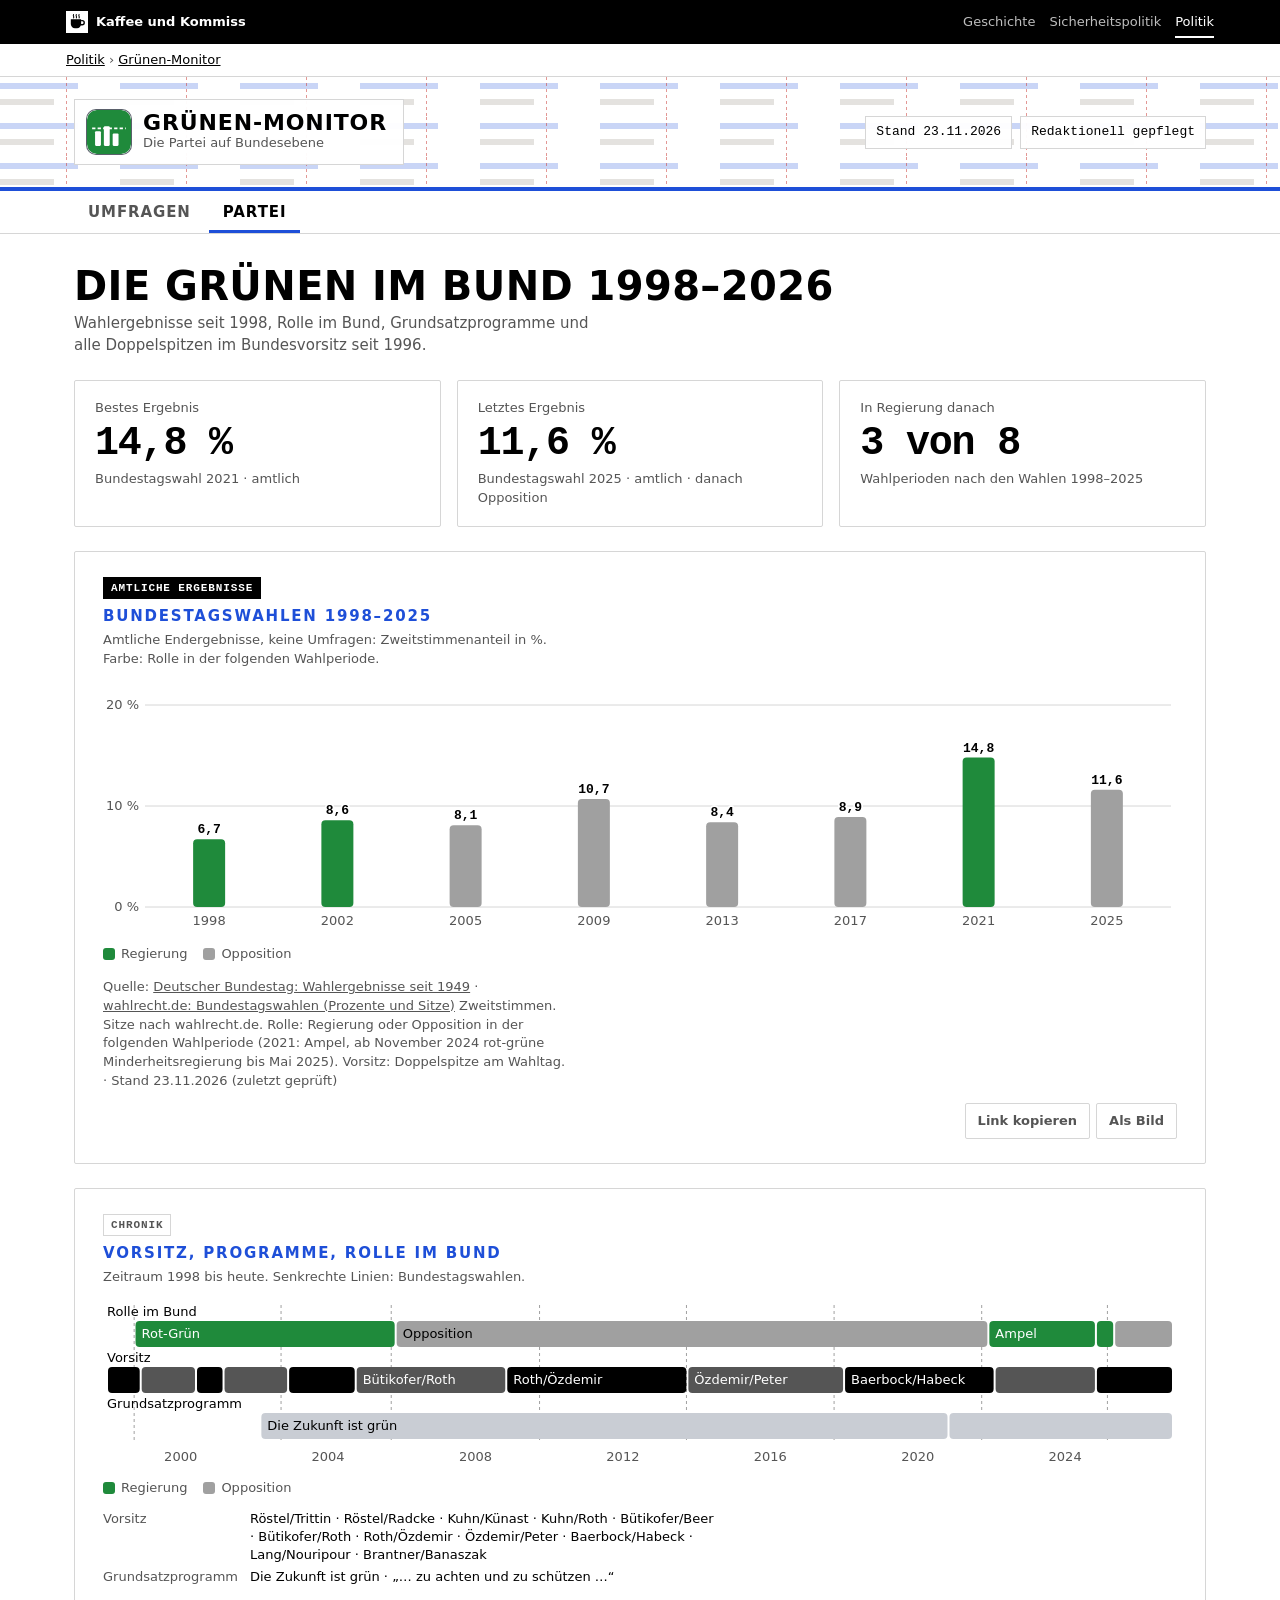
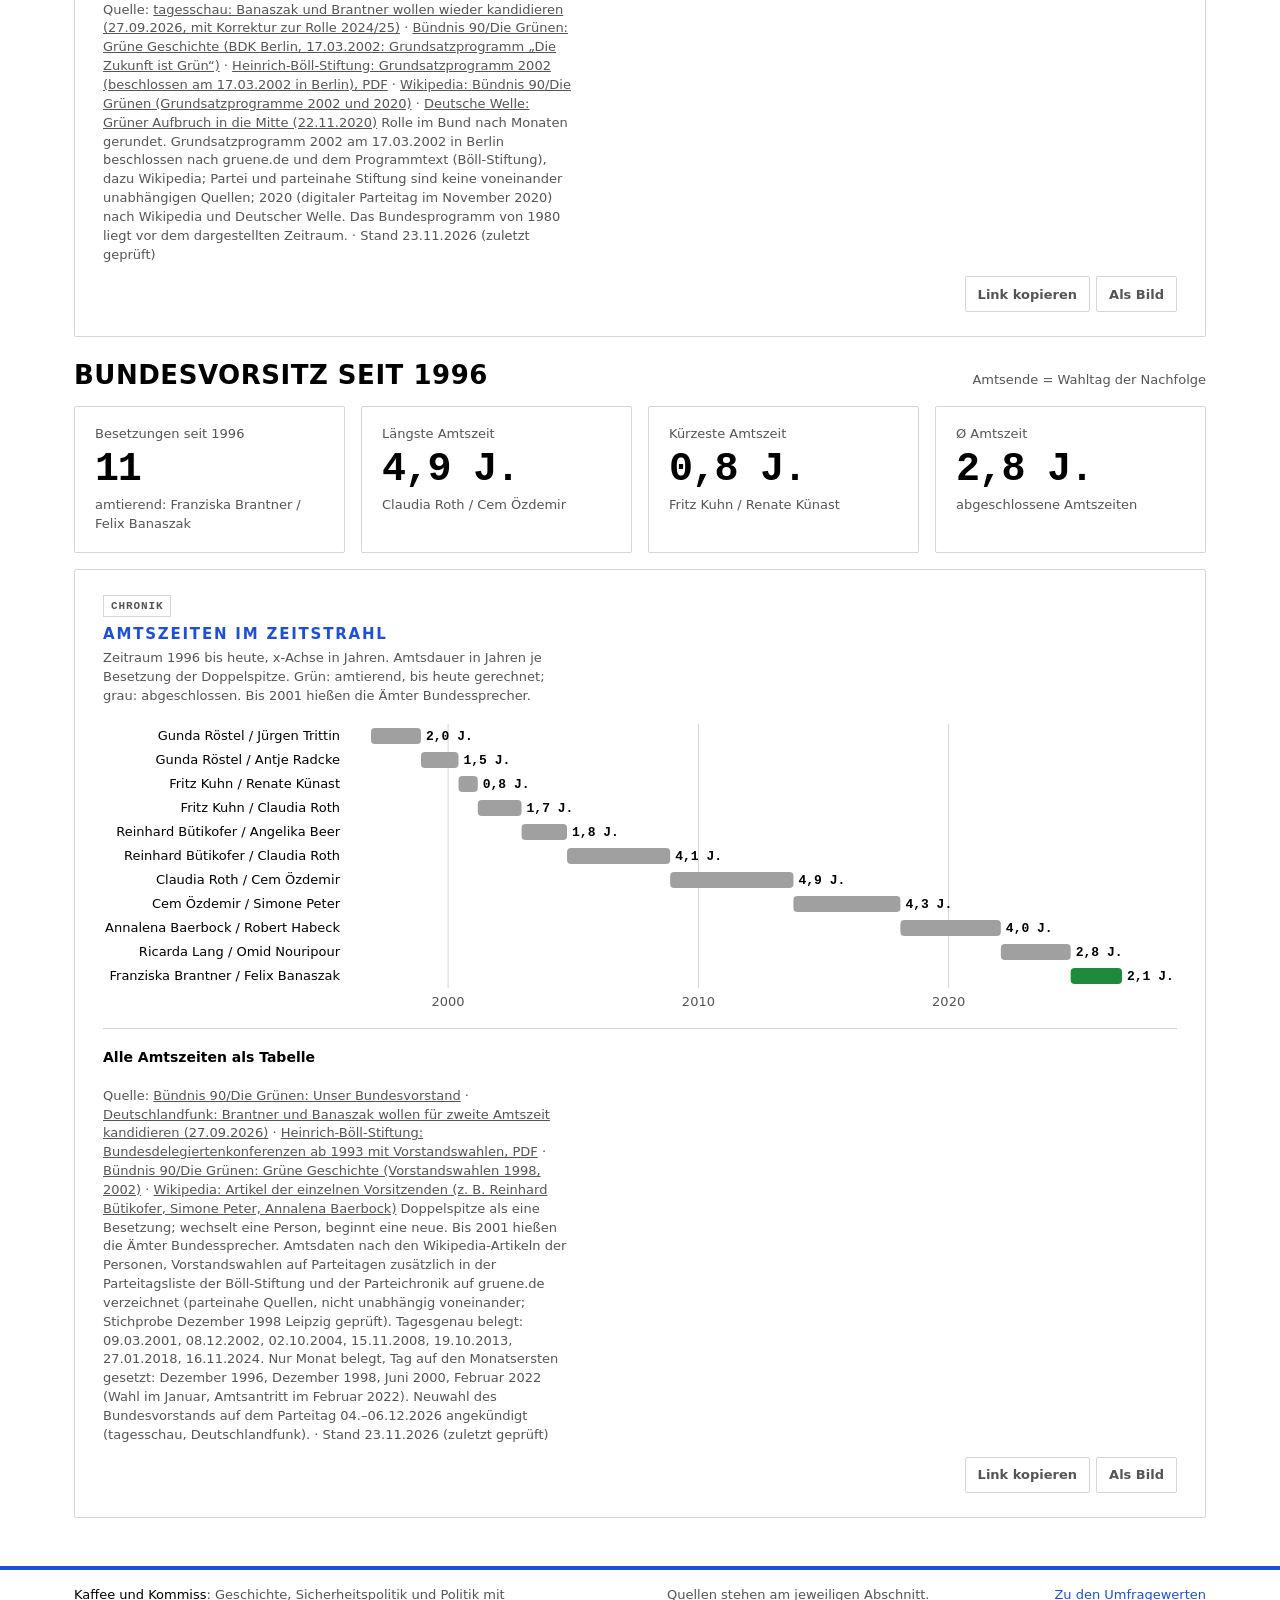
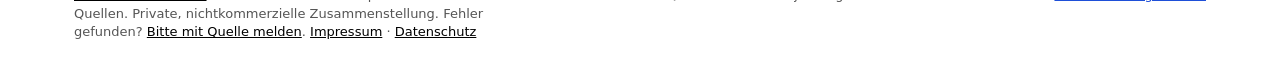
<file: partei.html>
<!doctype html>
<html lang="de" class="kk-b-poli">
<head>
<meta charset="utf-8">
<meta name="viewport" content="width=device-width, initial-scale=1">
<title>Grünen-Monitor · Partei</title>
<meta name="description" content="Die Grünen auf Bundesebene 1998–2026: Wahlergebnisse, Rolle im Bund, Parteivorsitz und Grundsatzprogramme.">
<link rel="canonical" href="https://kaffeeundkommiss.github.io/gruene-monitor/partei.html">
<!-- Vorschaukarten für Social Media und Blogs. Bilder erzeugt og/make-og.py (Routine, wöchentlich). -->
<meta property="og:type" content="website">
<meta property="og:site_name" content="Grünen-Monitor">
<meta property="og:locale" content="de_DE">
<meta property="og:title" content="Grünen-Monitor · Partei">
<meta property="og:description" content="Die Grünen auf Bundesebene 1998–2026: Wahlergebnisse, Rolle im Bund, Parteivorsitz und Grundsatzprogramme.">
<meta property="og:url" content="https://kaffeeundkommiss.github.io/gruene-monitor/partei.html">
<meta property="og:image" content="https://kaffeeundkommiss.github.io/gruene-monitor/og/partei.png">
<meta property="og:image:width" content="1200">
<meta property="og:image:height" content="630">
<meta property="og:image:alt" content="Balkendiagramm der Bundestagswahlergebnisse der Grünen seit 1998, gefärbt nach Rolle im Bund">
<meta name="twitter:card" content="summary_large_image">
<meta name="twitter:title" content="Grünen-Monitor · Partei">
<meta name="twitter:description" content="Die Grünen auf Bundesebene 1998–2026: Wahlergebnisse, Rolle im Bund, Parteivorsitz und Grundsatzprogramme.">
<meta name="twitter:image" content="https://kaffeeundkommiss.github.io/gruene-monitor/og/partei.png">
<link rel="icon" href="icons/favicon.ico" sizes="32x32">
<link rel="icon" href="icons/favicon.svg" type="image/svg+xml">
<link rel="apple-touch-icon" sizes="180x180" href="icons/apple-touch-icon.png">
<link rel="manifest" href="manifest.webmanifest">
<meta name="theme-color" content="#000000">
<meta name="apple-mobile-web-app-title" content="Grünen-Monitor">
<meta name="apple-mobile-web-app-capable" content="yes">
<link rel="stylesheet" href="https://kaffeeundkommiss.github.io/schriften/schriften.css">
<link rel="stylesheet" href="basis.css">
<link rel="stylesheet" href="partei.css?v=2">
<link rel="stylesheet" href="bereich.css?v=3">
</head>
<body>
<div class="kk-leiste"><div class="kk-in">
  <a class="kk-haus" href="https://kaffeeundkommiss.github.io/"><img src="kk-tasse.svg" alt="" width="22" height="22"><span>Kaffee und Kommiss</span></a>
  <nav class="kk-bereiche" aria-label="Bereiche"><a href="https://kaffeeundkommiss.github.io/geschichte/">Geschichte</a><a href="https://kaffeeundkommiss.github.io/sicherheitspolitik/"><span class="kk-lang">Sicherheitspolitik</span><span class="kk-kurz">Sicherheit</span></a><a href="https://kaffeeundkommiss.github.io/politik/" aria-current="true">Politik</a></nav>
</div></div>

<nav class="kk-pfad" aria-label="Pfad"><div class="kk-in"><a href="https://kaffeeundkommiss.github.io/politik/">Politik</a> › <a href="index.html">Grünen-Monitor</a></div></nav>
<header class="top">
  <div class="wrap">
    <div class="marke">
      <img src="icons/icon.svg" width="40" height="40" alt="">
      <div>
        <div class="name">Grünen-Monitor</div>
        <div class="unter">Die Partei auf Bundesebene</div>
      </div>
    </div>
    <div class="badges">
      <span id="stand">Stand wird geladen …</span>
      <span>Redaktionell gepflegt</span>
    </div>
  </div>
</header>
<nav class="seiten" aria-label="Seiten">
  <div class="wrap">
    <a href="index.html">Umfragen</a>
    <a href="partei.html" aria-current="page">Partei</a>
  </div>
</nav>

<main>
  <section class="einleitung">
    <h1>Die Grünen im Bund 1998–2026</h1>
    <p>Wahlergebnisse seit 1998, Rolle im Bund, Grundsatzprogramme und alle Doppelspitzen im Bundesvorsitz seit 1996.</p>
  </section>

  <section class="kennzahlen" id="kennzahlen" aria-label="Kennzahlen"></section>

  <section class="karte diagramm" id="bundestagswahlen" aria-labelledby="wahlen-titel" data-teilen="Bundestagswahlen" data-quelle="Bundeswahlleiterin">
    <span class="art amtlich">Amtliche Ergebnisse</span>
    <h2 id="wahlen-titel">Bundestagswahlen</h2>
    <p class="sub">Amtliche Endergebnisse, keine Umfragen: Zweitstimmenanteil in %. Farbe: Rolle in der folgenden Wahlperiode.</p>
    <div class="chart" id="chart-wahlen"></div>
    <div class="legende" id="legende-wahlen"></div>
    <p class="quelle" data-beleg="wahlen"></p>
  </section>


  <section class="karte diagramm" id="zeitleiste" aria-labelledby="zeit-titel" data-teilen="Vorsitz, Programme, Rolle im Bund" data-quelle="bpb, Bundeswahlleiterin">
    <span class="art chronik">Chronik</span>
    <h2 id="zeit-titel">Vorsitz, Programme, Rolle im Bund</h2>
    <p class="sub"><span id="zeit-zeitraum"></span>Senkrechte Linien: Bundestagswahlen.</p>
    <div class="chart" id="chart-zeit"></div>
    <div class="legende" id="legende-zeit"></div>
    <dl class="zeit-schluessel" id="schluessel-zeit" hidden></dl>
    <p class="quelle" data-beleg="zeitleiste"></p>
  </section>

  <section class="vorsitz" id="vorsitz" aria-labelledby="vorsitz-titel">
    <div class="kopfzeile">
      <h2 id="vorsitz-titel">Bundesvorsitz seit 1996</h2>
      <span class="hint">Amtsende = Wahltag der Nachfolge</span>
    </div>
    <div class="kennzahlen" id="vorsitz-kennzahlen"></div>
    <div class="karte diagramm" id="vorsitzende" data-teilen="Parteivorsitz" data-quelle="Bündnis 90/Die Grünen, Heinrich-Böll-Stiftung, Wikipedia">
      <span class="art chronik">Chronik</span>
      <h2 id="vorsitz-chart-titel">Amtszeiten im Zeitstrahl</h2>
      <p class="sub"><span id="vorsitz-zeitraum"></span>Amtsdauer in Jahren je Besetzung der Doppelspitze. Grün: amtierend, bis heute gerechnet; grau: abgeschlossen. Bis 2001 hießen die Ämter Bundessprecher.</p>
      <div class="chart" id="chart-vorsitz"></div>
      <details class="vtab">
        <summary>Alle Amtszeiten als Tabelle</summary>
        <div class="tabelle">
          <table id="tabelle-vorsitz">
            <thead><tr><th class="zahl">Nr.</th><th>Name</th><th>Beginn</th><th>Ende</th><th class="zahl">Jahre</th></tr></thead>
            <tbody></tbody>
          </table>
        </div>
      </details>
      <p class="quelle" data-beleg="vorsitz"></p>
    </div>
  </section>

</main>

<footer>
  <div class="wrap">
    <p class="kk-satz"><a href="https://kaffeeundkommiss.github.io/">Kaffee und Kommiss</a>: Geschichte, Sicherheitspolitik und Politik mit Quellen. Private, nichtkommerzielle Zusammenstellung. Fehler gefunden? <a href="https://kaffeeundkommiss.github.io/kontakt/">Bitte mit Quelle melden</a>. <a href="https://kaffeeundkommiss.github.io/kontakt/#impressum">Impressum</a> · <a href="https://kaffeeundkommiss.github.io/kontakt/#datenschutz">Datenschutz</a></p>
    <span>Quellen stehen am jeweiligen Abschnitt.</span>
    <span><a href="index.html">Zu den Umfragewerten</a></span>
  </div>
</footer>

<!-- ?v= bei jeder Änderung an monitor-utils.js / partei-utils.js hochzählen (Browser-Cache). -->
<script src="monitor-utils.js?v=3"></script>
<script src="partei-utils.js?v=3"></script>
<script src="teilen.js?v=2"></script>
<script src="partei-seite.js?v=3"></script>
</body>
</html>
</file>
<file: basis.css>
/* Kaffee und Kommiss: gemeinsames Grundsystem aller Bereiche (Variante B, 08.11.2026).
   Original im Repo kaffeeundkommiss/kaffeeundkommiss.github.io, Kopien in den Bereichs-Repos bitte gleich halten.
   Jeder Bereich setzt nur --kk-akzent, --kk-akzent-hell, --kk-kopf, --kk-muster und --kk-markierung. */
:root{
  --kk-grund:#F3F0E8; --kk-papier:#FFFDF8; --kk-tinte:#23211C; --kk-grau:#625B4E; --kk-linie:#DAD2C2;
  --kk-schild:rgba(255,253,248,.95); --kk-dimm:transparent;
  --kk-leiste:#000000; --kk-leiste-ink:#FFFFFF; --kk-leiste-mute:#BDBDBD;
  --kk-titel:"Barlow Condensed","Arial Narrow",system-ui,sans-serif;
  --kk-text:"IBM Plex Sans",system-ui,-apple-system,"Segoe UI",sans-serif;
  --kk-mono:"IBM Plex Mono",ui-monospace,"SF Mono",Menlo,monospace;
  --kk-max:960px;
  --kk-akzent:#2C281F; --kk-akzent-hell:#EEE6D6; --kk-kopf:#E9E2D3; --kk-muster:none; --kk-markierung:#CBB18C;
}
@media (prefers-color-scheme: dark){
  :root:not([data-theme="light"]){
    --kk-grund:#1D1B16; --kk-papier:#26231C; --kk-tinte:#ECE5D6; --kk-grau:#B3A891; --kk-linie:#3B362B;
    --kk-schild:rgba(38,35,28,.95); --kk-dimm:rgba(20,18,14,.5); --kk-leiste:#000000;
    --kk-akzent:#CBB18C; --kk-akzent-hell:#3A3427; --kk-kopf:#2E2A22;
  }
}
:root[data-theme="dark"]{
  --kk-grund:#1D1B16; --kk-papier:#26231C; --kk-tinte:#ECE5D6; --kk-grau:#B3A891; --kk-linie:#3B362B;
  --kk-schild:rgba(38,35,28,.95); --kk-dimm:rgba(20,18,14,.5); --kk-leiste:#000000;
  --kk-akzent:#CBB18C; --kk-akzent-hell:#3A3427; --kk-kopf:#2E2A22;
}

/* Leiste ganz oben: Rückweg zur Startseite und Wechsel zwischen den Bereichen.
   Seit 10.11.2026 auf allen Seiten fest Schwarz-Weiß (schwarze Tasse auf Weiß), unabhängig von Bereich und Modus. */
.kk-leiste{background:#000;color:#fff;font:500 13px/1.2 var(--kk-text)}
.kk-leiste .kk-in{max-width:var(--kk-max);margin:0 auto;padding:6px max(16px,env(safe-area-inset-right,0px)) 6px max(16px,env(safe-area-inset-left,0px));
  display:flex;align-items:center;justify-content:space-between;gap:12px}
.kk-haus{display:inline-flex;align-items:center;gap:8px;color:inherit;text-decoration:none;font-weight:600;white-space:nowrap;min-height:32px}
.kk-haus img{width:22px;height:22px;flex:none}
.kk-bereiche{display:flex;gap:14px}
.kk-bereiche a{color:#BDBDBD;text-decoration:none;white-space:nowrap;padding:8px 0 6px;border-bottom:2px solid transparent}
.kk-bereiche a:hover{color:#fff}
.kk-bereiche a[aria-current]{color:#fff;border-bottom-color:#fff}
.kk-leiste a:focus-visible{outline:2px solid #fff;outline-offset:2px}
.kk-kurz{display:none}
@media (max-width:520px){ .kk-lang{display:none} .kk-kurz{display:inline} .kk-bereiche{gap:12px} }
@media (max-width:360px){ .kk-haus span{display:none} }

/* Kopfband mit Bereichsmuster und Schild */
.kk-kopf{background:linear-gradient(var(--kk-dimm),var(--kk-dimm)),var(--kk-muster),var(--kk-kopf);border-bottom:4px solid var(--kk-akzent)}
.kk-schild{display:inline-flex;align-items:center;gap:12px;background:var(--kk-schild);padding:10px 16px 10px 12px;border:1px solid var(--kk-linie);color:var(--kk-tinte);text-decoration:none}
.kk-name{font:700 22px/1.05 var(--kk-titel);text-transform:uppercase;letter-spacing:.04em}
.kk-unter{font:400 13px/1.35 var(--kk-text);color:var(--kk-grau)}
/* Handy: Kopfband flacher, damit Hauptinhalt früher sichtbar ist (Arbeitspaket 3, 22.11.2026).
   Gilt für beide Kopfbauarten (.kk-kopf und header.top). :root:root hebt die Spezifität über die
   seiteneigenen Regeln in style.css/bereich.css, die nach basis.css geladen werden. Desktop unverändert. */
@media (max-width:640px){
  :root:root .kk-kopf .kk-in,:root:root .kk-kopf .wrap,:root:root header.top>.wrap{padding-top:12px;padding-bottom:12px;row-gap:8px}
  :root:root .kk-schild,:root:root header.top .marke{padding:7px 12px 7px 10px}
}

/* Fuß */
.kk-fuss{border-top:4px solid var(--kk-akzent);background:var(--kk-papier);color:var(--kk-grau);font:400 13px/1.5 var(--kk-text)}
.kk-fuss .kk-in{max-width:var(--kk-max);margin:0 auto;padding:14px 16px 28px}
.kk-fuss p{margin:4px 0}
.kk-fuss a{color:var(--kk-tinte)}

/* Bereiche: Akzentfarbe, Kopfmuster, Markierung in der Leiste. Klasse am <html>-Element. */
.kk-b-gesch{--kk-akzent:#AD281D;--kk-akzent-hell:#F3DEDA;--kk-kopf:#E4E6E0;--kk-markierung:#E4533F;--kk-muster:url("data:image/svg+xml,%3Csvg xmlns='http://www.w3.org/2000/svg' width='48' height='48'%3E%3Cpath d='M0 .5H48M.5 0V48' stroke='%23AD281D' stroke-opacity='.25'/%3E%3Cpath d='M0 24.5H48M24.5 0V48' stroke='%23787060' stroke-opacity='.14'/%3E%3C/svg%3E")}
.kk-b-sipo{--kk-akzent:#4C5233;--kk-akzent-hell:#E4E5D6;--kk-kopf:#CBB18C;--kk-markierung:#A4AE7A;--kk-muster:url("tarn.svg")}
.kk-b-poli{--kk-akzent:#1E4FD8;--kk-akzent-hell:#E3EAFB;--kk-kopf:#ECEEF3;--kk-markierung:#7C9BF0;--kk-muster:url("data:image/svg+xml,%3Csvg xmlns='http://www.w3.org/2000/svg' width='120' height='40'%3E%3Crect y='6' width='78' height='6' fill='%231E4FD8' fill-opacity='.24'/%3E%3Crect y='22' width='54' height='6' fill='%23787060' fill-opacity='.2'/%3E%3Cpath d='M66.5 0V40' stroke='%23C8322B' stroke-opacity='.5' stroke-dasharray='3 3'/%3E%3C/svg%3E")}
@media (prefers-color-scheme: dark){
  :root.kk-b-gesch:not([data-theme="light"]),:root:not([data-theme="light"]) .kk-b-gesch{--kk-akzent:#E4533F;--kk-akzent-hell:#3D2420;--kk-kopf:#24221D;--kk-markierung:#E4533F}
  :root.kk-b-sipo:not([data-theme="light"]),:root:not([data-theme="light"]) .kk-b-sipo{--kk-akzent:#A4AE7A;--kk-akzent-hell:#2F3324;--kk-kopf:#CBB18C;--kk-markierung:#A4AE7A}
  :root.kk-b-poli:not([data-theme="light"]),:root:not([data-theme="light"]) .kk-b-poli{--kk-akzent:#7C9BF0;--kk-akzent-hell:#1F2740;--kk-kopf:#22242A;--kk-markierung:#7C9BF0}
}
:root[data-theme="dark"].kk-b-gesch,:root[data-theme="dark"] .kk-b-gesch{--kk-akzent:#E4533F;--kk-akzent-hell:#3D2420;--kk-kopf:#24221D;--kk-markierung:#E4533F}
:root[data-theme="dark"].kk-b-sipo,:root[data-theme="dark"] .kk-b-sipo{--kk-akzent:#A4AE7A;--kk-akzent-hell:#2F3324;--kk-kopf:#CBB18C;--kk-markierung:#A4AE7A}
:root[data-theme="dark"].kk-b-poli,:root[data-theme="dark"] .kk-b-poli{--kk-akzent:#7C9BF0;--kk-akzent-hell:#1F2740;--kk-kopf:#22242A;--kk-markierung:#7C9BF0}

/* Lesefluss: Zeilenlänge für Fließtext begrenzen. 36em ergibt etwa 70–75 Zeichen je Zeile (Startwert).
   :where() hat keine Spezifität, seiteneigene max-width-Regeln gehen daher immer vor. */
:where(p,dd){max-width:36em}
:where(.srcs,.srclist)>li{max-width:40em}
/* Kurze Übergänge für Links und Schaltflächen, abgeschaltet bei „Bewegung reduzieren“ */
:where(a,button,summary){transition:color .15s ease,background-color .15s ease,border-color .15s ease,text-decoration-color .15s ease,opacity .15s ease}
@media (prefers-reduced-motion:reduce){:where(a,button,summary){transition:none}}

/* Pfad zur Themenübersicht unter der Leiste */
.kk-pfad{background:var(--kk-papier);border-bottom:1px solid var(--kk-linie);font:500 13px/1.4 var(--kk-text);color:var(--kk-grau)}
.kk-pfad .kk-in{max-width:var(--kk-max);margin:0 auto;padding:7px max(16px,env(safe-area-inset-right,0px)) 7px max(16px,env(safe-area-inset-left,0px))}
.kk-pfad a{color:var(--kk-tinte)}
.kk-pfad [aria-current]{color:var(--kk-grau)}
</file>
<file: bereich.css>
/* Bereichsnote Politik im Grundsystem Kaffee und Kommiss (basis.css): Blau, Umfragebalken im Kopfband, gelbes Signet.
   Schwarz, Weiß und neutrale Grautöne ohne Farbstich (17.11.2026); Farbe tragen nur Daten, Akzent und Signet.
   Überschreibt Grundfarben, Kopf, Navigation, Fuß und Ecken von index.html und partei.html.
   Die Seite hat keinen Dunkelmodus, deshalb bleibt auch das Grundsystem hell. */
:root.kk-b-poli { --kk-max: 1180px;
  --bg: #FFFFFF; --paper: #FFFFFF; --ink: #000000; --mute: #555555; --line: #D6D6D6; --rail: #ECECEC; --hair: #EEEEEE;
  --keine-bg: #EEEEEE; --keine-fg: #555555; --r: 2px;
  /* weiß wie Startseite und Politik-Übersicht (10.11.2026) */
  --kk-grund: #FFFFFF; --kk-papier: #FFFFFF; --kk-tinte: #000000; --kk-grau: #555555; --kk-linie: #D6D6D6;
  --kk-schild: rgba(255,255,255,.96); --kk-kopf: #FFFFFF }
@media (prefers-color-scheme: dark) { :root.kk-b-poli:not([data-theme="light"]) {
  --kk-grund: #FFFFFF; --kk-papier: #FFFFFF; --kk-tinte: #000000; --kk-grau: #555555; --kk-linie: #D6D6D6;
  --kk-schild: rgba(255,255,255,.96); --kk-dimm: transparent; --kk-leiste: #000000;
  --kk-akzent: #1E4FD8; --kk-akzent-hell: #E3EAFB; --kk-kopf: #FFFFFF; --kk-markierung: #7C9BF0; color-scheme: light } }

/* Kopf: Kopfband mit Umfragebalken statt dunklem Balken */
.kk-b-poli header.top { background: linear-gradient(var(--kk-dimm), var(--kk-dimm)), var(--kk-muster), var(--kk-kopf);
  color: var(--kk-tinte); border-bottom: 4px solid var(--kk-akzent) }
.kk-b-poli header.top .wrap { padding-top: 22px; padding-bottom: 22px }
.kk-b-poli .marke { background: var(--kk-schild); border: 1px solid var(--kk-linie); padding: 10px 16px 10px 12px; gap: 12px }
.kk-b-poli .marke img { width: 44px; height: 44px }
.kk-b-poli .marke .name { font: 700 22px/1.05 var(--kk-titel); text-transform: uppercase; letter-spacing: .04em }
.kk-b-poli .marke .unter { color: var(--kk-grau) }
.kk-b-poli .badges span { background: var(--kk-schild); border-color: var(--kk-linie); border-radius: 0 }
.kk-b-poli .badge-knopf { background: var(--kk-schild); border-color: var(--kk-akzent); color: var(--kk-akzent); border-radius: 0 }
.kk-b-poli .badge-knopf:hover { background: var(--kk-akzent); color: #fff }

/* Seitennavigation wie in den anderen Bereichen: helle Leiste, Versalien, Akzentstrich */
.kk-b-poli nav.seiten { background: var(--paper); border-top: 0; border-bottom: 1px solid var(--line) }
.kk-b-poli nav.seiten a { color: var(--mute); font: 600 15px/1.2 var(--kk-titel); text-transform: uppercase; letter-spacing: .06em; padding: 12px 14px 9px }
.kk-b-poli nav.seiten a:hover { color: var(--ink) }
.kk-b-poli nav.seiten a[aria-current="page"] { color: var(--ink); border-bottom-color: var(--kk-akzent) }
.kk-b-poli nav.seiten a:focus-visible { outline-color: var(--kk-akzent) }

/* Überschriften in der Titelschrift */
.kk-b-poli main h2 { font: 700 26px/1.1 var(--kk-titel); text-transform: uppercase; letter-spacing: .02em }
.kk-b-poli .einleitung h1 { font: 700 clamp(30px, 5vw, 40px)/1.02 var(--kk-titel); text-transform: uppercase; letter-spacing: .01em }
.kk-b-poli .ueberschrift, .kk-b-poli .diagramm h2 { font: 600 15px/1.2 var(--kk-titel); letter-spacing: .12em; text-transform: uppercase; color: var(--kk-akzent) }

/* Eckige Formen wie im Grundsystem */
.kk-b-poli .karte, .kk-b-poli .kennzahlen > div, .kk-b-poli .chip, .kk-b-poli .momentaufnahme,
.kk-b-poli details.insts > summary, .kk-b-poli button, .kk-b-poli .kachel { border-radius: 2px }

/* Fuß: gemeinsamer Abschluss mit Akzentlinie */
.kk-b-poli footer { margin-top: 40px; background: var(--paper); border-top: 4px solid var(--kk-akzent) }
.kk-b-poli footer .wrap { border-top: 0; padding: 16px 24px 28px }
.kk-b-poli footer .kk-satz { flex-basis: 100%; margin: 0; color: var(--mute) }
.kk-b-poli footer .kk-satz a { color: var(--ink) }
@media (max-width: 599px) { .kk-b-poli footer .wrap { padding-left: 16px; padding-right: 16px } }

/* Monitorname ist auf der Umfrageseite die Hauptüberschrift (h1) */
.marke h1.name { margin: 0 }

/* Kennzeichen über Diagrammen (22.11.2026): Umfrage, amtliches Ergebnis oder Chronik.
   Als Text, nicht nur als Farbe, damit es auch in Graustufen und auf Screenshots eindeutig ist.
   Umfragen gestrichelt (Schätzung), amtliche Ergebnisse vollflächig (festgestellt). */
.art { display: inline-block; margin: 0 0 8px; padding: 3px 7px; font: 600 11px/1.3 var(--mono, monospace);
  letter-spacing: .08em; text-transform: uppercase; border: 1px solid; border-radius: 0; white-space: nowrap }
.art.umfrage { color: var(--kk-akzent, #1E4FD8); border-style: dashed; background: #FFFFFF }
.art.amtlich { color: #FFFFFF; background: #000000; border-color: #000000 }
.art.chronik { color: #555555; border-color: #D6D6D6; background: #FFFFFF }
</file>
<file: partei.css>
/* Gestaltung von partei.html. */
  /* Farben und Schrift wie index.html. Rollen: Regierung = --partei, Opposition = --opp,
     nicht im Bundestag = --huerde. */
  :root{
    --bg:#F5F6F2; --paper:#FFFFFF; --ink:#171A21; --mute:#5E6470; --line:#E3E5DE;
    --rail:#EEF0EA; --hair:#F0F1EC;
    --ueber:#1E4FD8; --partei:#1F8A3B; --huerde:#7A1E14; --opp:#A0A0A0;
    --body:"IBM Plex Sans",system-ui,sans-serif;
    --mono:"IBM Plex Mono",ui-monospace,monospace;
    --max:1180px; --r:14px;
  }
  *{box-sizing:border-box}
  html{-webkit-text-size-adjust:100%}
  body{margin:0;background:var(--bg);color:var(--ink);font-family:var(--body);font-size:15px;line-height:1.45}
  a{color:var(--ueber)} a:hover{color:#163BA3}
  .wrap{max-width:var(--max);margin:0 auto;padding:0 24px}
  h2{margin:0;font-size:22px;font-weight:700;letter-spacing:-.01em}

  /* ---------- Kopf (wie index.html) ---------- */
  header.top{background:var(--ink);color:#F5F6F2}
  header.top .wrap{display:flex;flex-wrap:wrap;align-items:center;justify-content:space-between;gap:16px;padding-top:18px;padding-bottom:18px}
  .marke{display:flex;align-items:center;gap:14px}
  .marke img{width:40px;height:40px;display:block;border-radius:9px;box-shadow:0 0 0 1px #5A606B}
  .marke .name{font-weight:700;font-size:20px;letter-spacing:-.01em}
  .marke .unter{font-size:13px;color:#B9BDC6}
  .badges{display:flex;flex-wrap:wrap;gap:8px;font-family:var(--mono);font-size:13px}
  .badges span{padding:6px 10px;border:1px solid #3A3F4B;border-radius:6px;white-space:nowrap}
  nav.seiten{background:var(--ink);border-top:1px solid #2A2E38}
  nav.seiten .wrap{display:flex;gap:4px}
  nav.seiten a{color:#B9BDC6;text-decoration:none;font-weight:600;font-size:14px;padding:12px 14px;border-bottom:3px solid transparent}
  nav.seiten a:hover{color:#F5F6F2}
  nav.seiten a[aria-current="page"]{color:#F5F6F2;border-bottom-color:#F5F6F2}
  nav.seiten a:focus-visible{outline:2px solid #F5F6F2;outline-offset:-2px}

  main{max-width:var(--max);margin:0 auto;padding:32px 24px 8px;display:flex;flex-direction:column;gap:24px}
  .karte{background:var(--paper);border:1px solid var(--line);border-radius:var(--r)}
  .einleitung h1{margin:0;font-size:28px;font-weight:700;letter-spacing:-.015em}
  .einleitung p{margin:6px 0 0;color:var(--mute);max-width:36em}

  .kennzahlen{display:grid;grid-template-columns:repeat(auto-fit,minmax(200px,1fr));gap:16px}
  .kennzahlen .karte{padding:18px 20px}
  .kennzahlen .lbl{font-size:13px;color:var(--mute)}
  .kennzahlen .num{font-family:var(--mono);font-weight:600;font-size:40px;letter-spacing:-.03em;line-height:1.1;margin-top:4px}
  .kennzahlen .num.rot{color:var(--huerde)}
  .kennzahlen .sub{font-size:13px;color:var(--mute);margin-top:4px}

  .diagramm{padding:24px 28px;min-width:0}
  .diagramm h2{font-size:15px;font-weight:600;text-transform:uppercase;letter-spacing:.06em;color:var(--mute)}
  .diagramm .sub{margin:6px 0 14px;font-size:13px;color:var(--mute);max-width:36em}
  .chart{position:relative;min-height:240px}
  .chart svg{display:block;width:100%;height:auto;overflow:visible}
  .chart text{font-family:var(--body);font-size:13px;fill:var(--mute)}
  .chart text.stark{fill:var(--ink);font-weight:500}
  .chart text.wert{font-family:var(--mono);font-weight:600;fill:var(--ink)}
  /* Werte über Linien freistellen, wie .fv-frei auf der Umfrageseite */
  .chart text.frei{paint-order:stroke fill;stroke:var(--paper);stroke-width:3.5px;stroke-linejoin:round}
  .legende{display:flex;flex-wrap:wrap;gap:6px 16px;margin-top:12px;font-size:13px;color:var(--mute)}
  .legende span{display:inline-flex;align-items:center;gap:6px}
  .legende i{width:12px;height:12px;border-radius:3px;display:inline-block}

  #chart-zeit{min-height:0}
  /* Schlüssel unter der Zeitleiste: nennt, was in zu schmalen Balken nicht beschriftet ist */
  .zeit-schluessel{margin:12px 0 0;display:grid;grid-template-columns:auto 1fr;gap:4px 12px;font-size:13px;line-height:1.4}
  .zeit-schluessel dt{color:var(--mute)}
  .zeit-schluessel dd{margin:0}

  .tip{position:absolute;pointer-events:none;display:none;z-index:2;max-width:280px;
    background:var(--paper);border:1px solid var(--line);border-radius:8px;
    padding:8px 10px;font-size:13px;line-height:1.45;box-shadow:0 4px 14px rgba(23,26,33,.16)}
  .tip .k{font-family:var(--mono);color:var(--mute);margin-bottom:2px}
  .tip .m{font-weight:600}

  .kopfzeile{display:flex;justify-content:space-between;align-items:baseline;flex-wrap:wrap;gap:8px}
  .kopfzeile .hint{font-size:13px;color:var(--mute)}
  .vorsitz{display:flex;flex-direction:column;gap:16px}
  details.vtab{margin-top:16px;border-top:1px solid var(--line);padding-top:12px}
  details.vtab>summary{cursor:pointer;font-size:14px;font-weight:600;min-height:32px;display:flex;align-items:center}
  details.vtab>summary:focus-visible{outline:2px solid var(--ueber);outline-offset:2px}
  .tabelle{overflow-x:auto;margin-top:8px}
  .tabelle table{width:100%;border-collapse:collapse;font-size:14px;min-width:420px}
  .tabelle th{text-align:left;padding:8px 12px;font-size:13px;font-weight:600;text-transform:uppercase;letter-spacing:.05em;color:var(--mute)}
  .tabelle td{padding:8px 12px;border-top:1px solid var(--hair)}
  .tabelle td.zahl,.tabelle th.zahl{text-align:right;font-family:var(--mono)}
  .tabelle td.datum{font-family:var(--mono);color:var(--mute)}
  .tabelle tr.laufend td{font-weight:600}
  .quelle{margin:14px 0 0;font-size:13px;color:var(--mute)}
  .quelle a{color:var(--mute)}
  .fehler{padding:20px;font-size:14px;color:#8A1C12;background:#FDECEA;border-radius:var(--r)}

  footer{margin-top:40px}
  footer .wrap{border-top:1px solid var(--line);padding:20px 0 48px;display:flex;flex-wrap:wrap;justify-content:space-between;gap:12px;font-size:13px;color:var(--mute)}

  @media(max-width:599px){
    .wrap,main{padding-left:16px;padding-right:16px}
    main{padding-top:20px}
    .einleitung h1{font-size:24px}
    .diagramm{padding:18px 16px}
    .kennzahlen{grid-template-columns:repeat(2,minmax(0,1fr));gap:10px}
    .kennzahlen .karte{padding:14px}
    .kennzahlen .num{font-size:26px}
    .zeit-schluessel{grid-template-columns:1fr;gap:0}
    .zeit-schluessel dd{margin-bottom:8px}
  }
</file>
